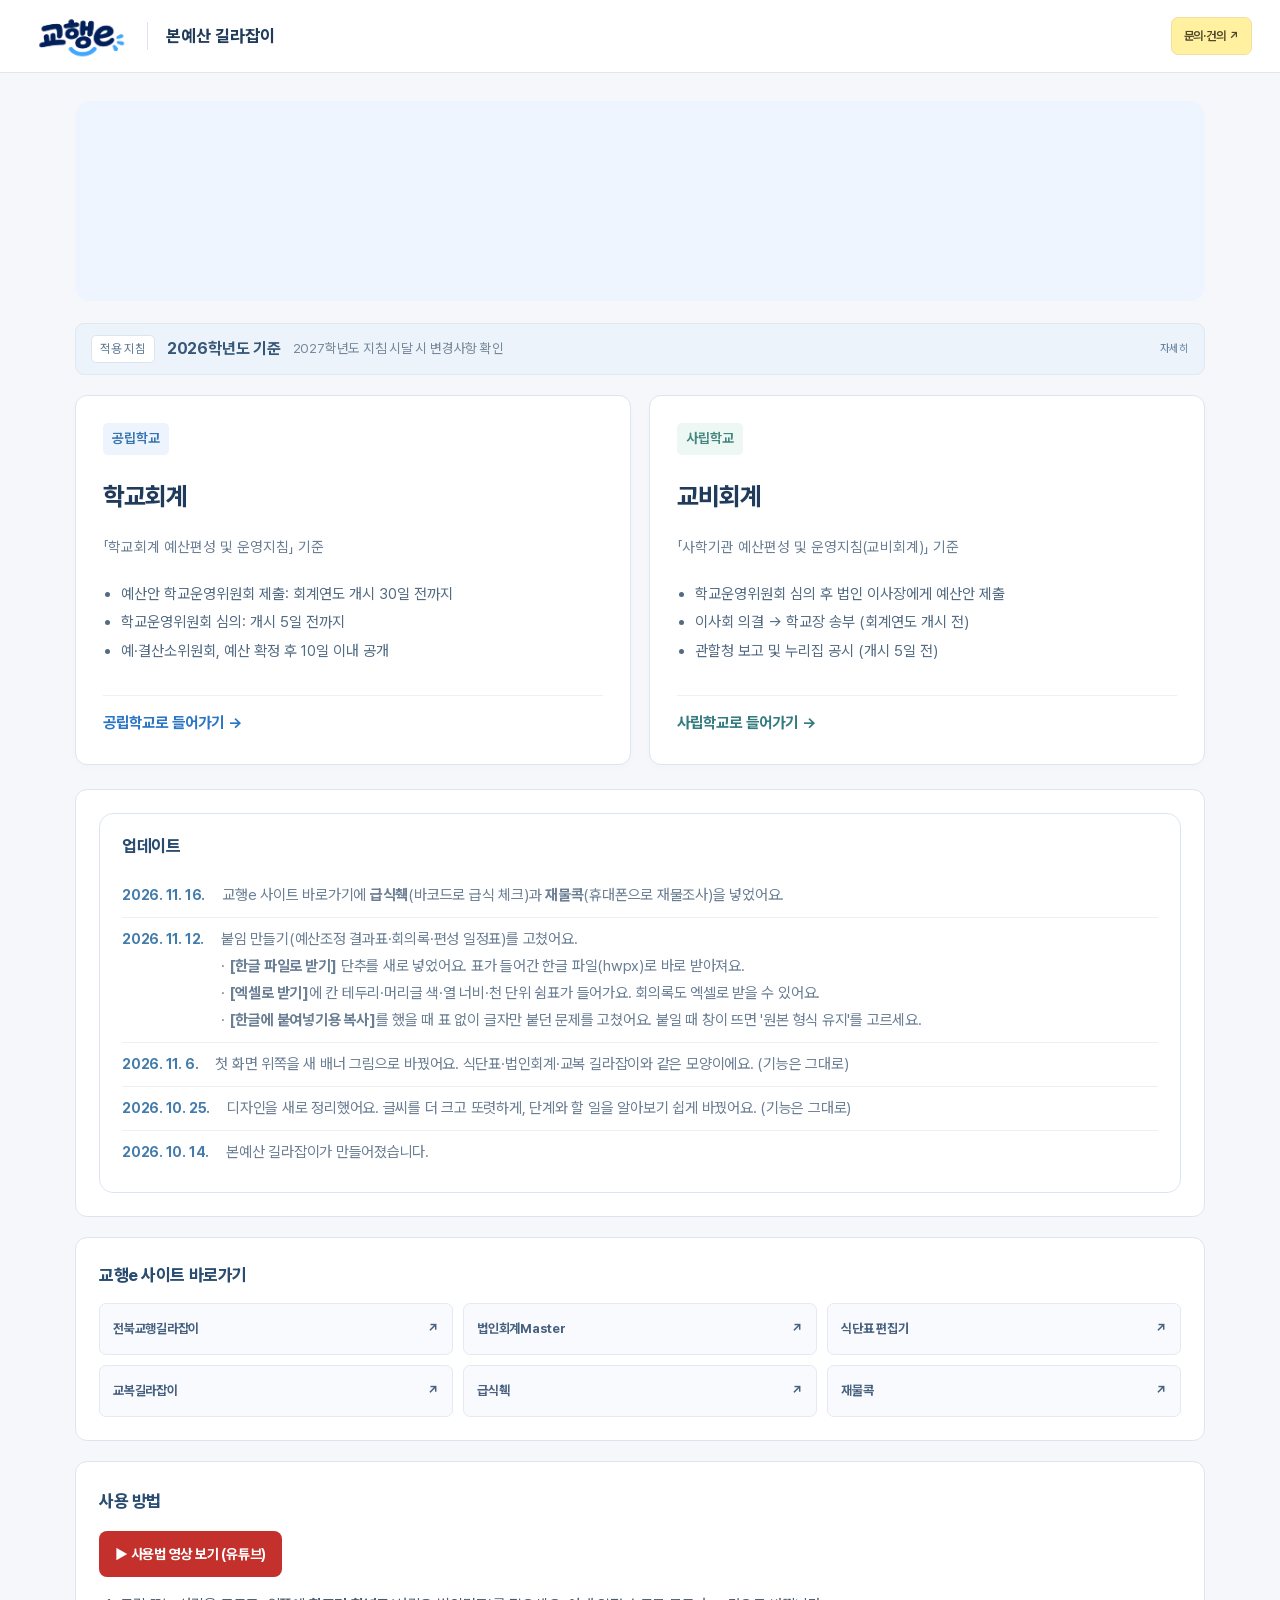
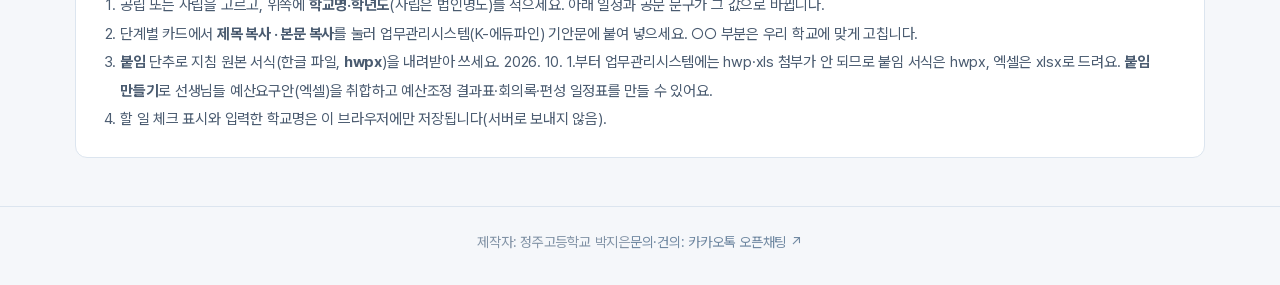
<file: index.html>
<!DOCTYPE html>
<html lang="ko">
<head>
<meta charset="UTF-8">
<meta name="viewport" content="width=device-width, initial-scale=1">
<title>교행e의 본예산 길라잡이</title>
<link rel="icon" type="image/png" sizes="32x32" href="[data-uri]"><!-- 탭 아이콘: 들고 있는 물건(본예산길라잡이_탭.png) / 홈 화면은 아래 SD 그림 -->
<link rel="apple-touch-icon" href="[data-uri]">
<style>
:root{
  --navy:#1e3a5f; --navy-2:#2b4c76; --blue:#2775ce; --blue-soft:#eaf3ff;
  --ink:#1f2d3d; --ink-2:#4a5b70; --muted:#6b7c90; --line:#d6e0ec; --line-soft:#e8eef5;
  --bg:#f3f7fc; --card:#fff; --green:#1f7a52; --green-soft:#e6f4ec; --red:#c2473b; --red-soft:#fbecea;
  --pri:#6a3fb5; --pri-soft:#f1ebfb;
}
*{box-sizing:border-box}
html{-webkit-text-size-adjust:100%}
body{margin:0;background:var(--bg);color:var(--ink);font:15px/1.65 "Pretendard","Malgun Gothic","맑은 고딕",system-ui,sans-serif;word-break:keep-all;overflow-wrap:anywhere}
button,input,select,textarea{font:inherit;color:inherit}
a{color:var(--blue)}
:focus-visible{outline:2px solid var(--blue);outline-offset:2px}
[hidden]{display:none!important}

/* 상단 */
.top{background:var(--navy);color:#fff}
.top-in{max-width:1080px;margin:0 auto;padding:14px 20px;display:flex;align-items:center;gap:12px;flex-wrap:wrap}
.brand{display:flex;align-items:center;gap:10px;background:none;border:0;color:#fff;cursor:pointer;padding:0;font-weight:800;font-size:18px}
.brand .e{color:#7fb6ff}
.top .ver{margin-left:auto;font-size:13px;opacity:.85}
.top .switch{border:1px solid rgba(255,255,255,.4);background:transparent;color:#fff;border-radius:999px;padding:5px 14px;cursor:pointer;font-size:13.5px}
.top .switch:hover{background:rgba(255,255,255,.12)}

main{max-width:1080px;margin:0 auto;padding:24px 20px 40px}

/* 첫 화면 */
.hero{text-align:center;padding:26px 0 8px}
.hero h1{margin:0 0 8px;font-size:30px;line-height:1.3;color:var(--navy)}
.hero p{margin:0;color:var(--ink-2);font-size:16px}
.pick{display:grid;grid-template-columns:repeat(2,minmax(0,1fr));gap:20px;margin:28px 0 18px}
.pickcard{display:flex;flex-direction:column;gap:10px;text-align:left;background:var(--card);border:2px solid var(--line);border-radius:16px;padding:26px 26px 24px;cursor:pointer;box-shadow:0 6px 20px -14px rgba(30,58,95,.5);transition:border-color .15s,transform .15s}
.pickcard:hover{border-color:var(--blue);transform:translateY(-2px)}
.pickcard .tag{align-self:flex-start;font-size:13px;font-weight:700;padding:3px 12px;border-radius:999px;background:var(--blue-soft);color:var(--blue)}
.pickcard.pri .tag{background:var(--pri-soft);color:var(--pri)}
.pickcard.pri:hover{border-color:var(--pri)}
.pickcard h2{margin:0;font-size:24px;color:var(--navy)}
.pickcard p{margin:0;color:var(--ink-2)}
.pickcard ul{margin:4px 0 0;padding-left:18px;color:var(--ink-2);font-size:14px}
.pickcard .go{margin-top:6px;font-weight:700;color:var(--blue)}
.pickcard.pri .go{color:var(--pri)}
.howto{background:var(--card);border:1px solid var(--line);border-radius:14px;padding:18px 22px}
.howto h3{margin:0 0 8px;font-size:17px;color:var(--navy)}
.howto ol{margin:0;padding-left:20px;color:var(--ink-2)}
.news{display:grid;grid-template-columns:minmax(0,1fr) minmax(0,1.3fr);gap:16px;margin-bottom:16px}
.basis-card,.updates{background:var(--card);border:1px solid var(--line);border-radius:14px;padding:18px 22px}
.basis-badge{display:inline-block;padding:3px 10px;border-radius:999px;background:#e8f0fb;color:var(--navy);font-size:12.5px;font-weight:800}
.basis-year{margin:8px 0 6px;font-size:16px;color:var(--ink)}
.basis-year b{font-size:22px;color:var(--navy);margin-right:4px}
.basis-list{margin:0;padding-left:18px;color:var(--ink-2);font-size:14px;line-height:1.85}
.basis-note{margin:8px 0 0;font-size:13px;color:var(--muted)}
.updates h3{margin:0 0 8px;font-size:17px;color:var(--navy)}
.updates ul{list-style:none;margin:0;padding:0}
.updates li{display:flex;gap:12px;padding:8px 0;border-top:1px solid var(--line-soft);font-size:14px;color:var(--ink-2);line-height:1.6}
.updates li:first-child{border-top:0}
.updates time{flex:0 0 auto;font-weight:700;color:var(--navy);font-size:13px;padding-top:1px}
@media (max-width:760px){.news{grid-template-columns:1fr}.updates li{flex-direction:column;gap:2px}}
.sites{background:var(--card);border:1px solid var(--line);border-radius:14px;padding:18px 22px;margin-bottom:16px}
.sites h3{margin:0 0 12px;font-size:17px;color:var(--navy)}
.sites>div{display:grid;grid-template-columns:repeat(3,minmax(0,1fr));gap:10px}
.sites a{display:flex;align-items:center;justify-content:space-between;gap:8px;min-height:52px;padding:10px 16px;border:1px solid #c9d8ea;border-radius:10px;background:#f7faff;color:var(--navy);font-weight:700;font-size:15.5px;text-decoration:none}
.sites a:hover{border-color:var(--blue);background:#eef4fd}
@media (max-width:760px){.sites>div{grid-template-columns:repeat(2,minmax(0,1fr))}}
@media print{.sites{display:none}}
.howto .basis{margin:10px 0 0;font-size:13.5px;color:var(--muted)}

/* 안쪽 화면 */
.vhead{display:flex;align-items:flex-end;justify-content:space-between;gap:12px;flex-wrap:wrap;margin-bottom:16px}
.vhead h1{margin:0;font-size:26px;color:var(--navy);line-height:1.3}
.vhead h1 small{display:block;font-size:14px;font-weight:700;color:var(--blue);margin-bottom:2px}
.v-pri .vhead h1 small{color:var(--pri)}
.vhead p{margin:4px 0 0;color:var(--ink-2)}

.vars{display:flex;flex-wrap:wrap;gap:12px 18px;align-items:flex-end;background:var(--card);border:1px solid var(--line);border-left:5px solid var(--blue);border-radius:12px;padding:16px 18px;margin-bottom:18px}
.v-pri .vars{border-left-color:var(--pri)}
.vars label{display:flex;flex-direction:column;gap:4px;font-size:13.5px;font-weight:700;color:var(--ink-2)}
.vars input{min-height:38px;padding:6px 10px;border:1px solid #c3d2e4;border-radius:8px;background:#fff;font-weight:400;color:var(--ink)}
.vars input[data-v="S"]{width:13em}
.vars input[data-v="C"]{width:13em}
.vars input[data-v="Y"]{width:6.5em}
.vars .dates{flex-basis:100%;display:grid;grid-template-columns:repeat(auto-fill,minmax(170px,1fr));gap:10px 14px;padding-top:12px;border-top:1px dashed #c3d2e4}
.vars .dates-h{grid-column:1/-1;margin:0;font-size:14px;font-weight:800;color:var(--navy)}
.vars .dates-h small{font-weight:400;color:var(--muted);margin-left:6px}
.vars .dates input{width:100%}
.v-pub [data-only="pri"],.v-pri [data-only="pub"]{display:none!important}
.vars .note{flex-basis:100%;margin:0;font-size:13px;color:var(--muted)}
.vars .xlbar{flex-basis:100%;display:flex;flex-wrap:wrap;align-items:center;gap:8px 10px;padding-top:12px;border-top:1px dashed #c3d2e4}
.vars .xlbar b{font-size:14px;color:var(--navy);margin-right:4px}
.vars .xlbar button,.vars .xlbar .xlup{display:inline-flex;align-items:center;min-height:38px;padding:0 14px;border:1px solid #1d6f42;border-radius:8px;background:#fff;color:#1d6f42;font:inherit;font-size:14px;font-weight:700;cursor:pointer}
.vars .xlbar .xlup{background:#1d6f42;color:#fff;flex-direction:row}
.vars .xlbar button:hover{background:#eef7f1}.vars .xlbar .xlup:hover{background:#185c37}
.vars .xlbar small{font-size:12.5px;color:var(--muted)}
@media print{.vars .xlbar{display:none}}

.sched{background:var(--card);border:1px solid var(--line);border-radius:14px;padding:16px 18px;margin-bottom:22px}
.sched h2{margin:0 0 10px;font-size:18px;color:var(--navy)}
.sched table{width:100%;border-collapse:collapse;font-size:14.5px}
.sched th,.sched td{border-bottom:1px solid var(--line-soft);padding:9px 8px;text-align:left;vertical-align:top}
.sched th{background:#f5f8fc;color:var(--ink-2);font-size:13.5px}
.sched td.no{width:3em;color:var(--muted);font-weight:700}
.sched td.when{white-space:nowrap;font-weight:700;color:var(--navy)}
.sched td.law{font-size:13px;color:var(--muted)}
.sched tr.must td.when{color:var(--red)}
.sched .jump{border:0;background:none;padding:0;color:var(--ink);cursor:pointer;text-align:left;text-decoration:underline;text-decoration-color:#b9c9dc;text-underline-offset:3px}
.sched .jump:hover{color:var(--blue)}

.steps{display:flex;flex-direction:column;gap:18px}
.step{background:var(--card);border:1px solid var(--line);border-radius:14px;overflow:hidden;scroll-margin-top:14px}
.step-head{display:flex;gap:14px;align-items:flex-start;padding:16px 20px;border-bottom:1px solid var(--line-soft);background:#fafcff}
.step-no{flex:none;width:36px;height:36px;border-radius:50%;display:grid;place-items:center;background:var(--navy);color:#fff;font-weight:800}
.v-pri .step-no{background:var(--pri)}
.step-head h3{margin:0;font-size:19px;color:var(--navy);line-height:1.4}
.step-meta{display:flex;flex-wrap:wrap;gap:6px 14px;margin-top:4px;font-size:13.5px;color:var(--ink-2)}
.step-meta .when{font-weight:700;color:var(--red)}
.step-meta .who{color:var(--green);font-weight:700}
.step-body{padding:16px 20px 20px;display:flex;flex-direction:column;gap:14px}
.todo{margin:0;padding:0;list-style:none;display:flex;flex-direction:column;gap:6px}
.todo label{display:flex;gap:8px;align-items:flex-start;cursor:pointer}
.todo input{margin-top:5px;width:17px;height:17px;accent-color:var(--green);flex:none}
.todo input:checked+span{color:var(--muted);text-decoration:line-through}
.law-box{font-size:13.5px;color:var(--ink-2);background:#f5f8fc;border-radius:8px;padding:9px 12px}
.law-box b{color:var(--navy)}

.doc{border:1px solid #cfdcec;border-radius:12px;overflow:hidden}
.doc-top{display:flex;align-items:center;gap:8px;flex-wrap:wrap;padding:10px 14px;background:var(--blue-soft);border-bottom:1px solid #cfdcec}
.v-pri .doc-top{background:var(--pri-soft)}
.doc-kind{font-size:12.5px;font-weight:800;padding:2px 9px;border-radius:6px;background:var(--navy);color:#fff}
.doc-kind.out{background:var(--green)}
.doc-kind.memo{background:#8a6d1f}
.doc-label{font-weight:700;color:var(--navy)}
.doc-btns{margin-left:auto;display:flex;gap:6px;flex-wrap:wrap}
.cbtn{border:1px solid #b9cbe2;background:#fff;border-radius:7px;padding:5px 12px;cursor:pointer;font-size:13.5px;font-weight:600;color:var(--navy)}
.cbtn:hover{border-color:var(--blue);color:var(--blue)}
.cbtn.done{background:var(--green);border-color:var(--green);color:#fff}
.doc-title{margin:0;padding:12px 16px 4px;font-weight:800;font-size:16px;color:var(--ink)}
.doc-title::before{content:"제목  ";color:var(--muted);font-weight:600;font-size:13.5px}
.doc-body{margin:0;padding:6px 16px 14px;white-space:pre-wrap;font:14.5px/1.85 "Malgun Gothic","맑은 고딕",sans-serif;color:var(--ink)}
.attach{display:flex;flex-wrap:wrap;gap:8px;padding:10px 14px;border-top:1px dashed #cfdcec;background:#fbfdff}
.attach .lb{font-size:13px;font-weight:700;color:var(--muted);align-self:center}
.attach a{display:inline-flex;align-items:center;gap:6px;border:1px solid #c9d8ea;background:#fff;border-radius:8px;padding:5px 11px;font-size:13.5px;font-weight:600;color:var(--navy);text-decoration:none}
.attach a:hover{border-color:var(--blue);color:var(--blue)}
.ext{font-size:11px;font-weight:800;padding:1px 5px;border-radius:4px;background:#2b6cb0;color:#fff}
.attach .self{font-size:13px;color:var(--muted)}
.tip{font-size:13.5px;color:#7a5a12;background:#fff7e3;border-radius:8px;padding:9px 12px}

.backbar{display:flex;justify-content:center;margin:26px 0 0}
.backbar button{border:1px solid var(--line);background:#fff;border-radius:999px;padding:9px 22px;cursor:pointer;font-weight:700;color:var(--navy)}

footer.credit{max-width:1080px;margin:0 auto;padding:22px 20px 34px;text-align:center;font-size:13.5px;color:var(--muted);border-top:1px solid var(--line);line-height:1.9}
footer.credit b{color:var(--ink)}

.toast{position:fixed;left:50%;bottom:22px;transform:translateX(-50%);background:#1b2a3c;color:#fff;border-radius:9px;padding:9px 16px;font-size:14px;z-index:20;box-shadow:0 8px 24px -10px rgba(0,0,0,.5)}

@media (max-width:760px){
  .pick{grid-template-columns:1fr}
  .hero h1{font-size:24px}
  .sched td.law{display:none}
  .sched th.law{display:none}
  .step-head,.step-body{padding-left:14px;padding-right:14px}
  .doc-btns{margin-left:0}
}
/* 붙임 만들기 */
.attach.make{background:#f4fbf6}
.attach.make button{display:inline-flex;align-items:center;gap:6px;border:1px solid #9cc9ab;background:#fff;border-radius:8px;padding:5px 11px;font:inherit;font-size:13.5px;font-weight:700;color:#1d6f42;cursor:pointer}
.attach.make button::before{content:"만들기";font-size:11px;font-weight:800;background:#1d6f42;color:#fff;border-radius:4px;padding:1px 5px}
.attach.make button[data-make="reqForm"]::before{content:"엑셀"}
.attach.make button:hover{border-color:#1d6f42;background:#eef7f1}
body.mk-open{overflow:hidden}
#maker{position:fixed;inset:0;z-index:1000;background:rgba(15,28,45,.55);display:flex;align-items:flex-start;justify-content:center;padding:24px 16px;overflow:auto}
#maker[hidden]{display:none}
.mk-box{background:#fff;border-radius:16px;width:100%;max-width:1180px;box-shadow:0 20px 60px -20px rgba(0,0,0,.5);overflow:hidden}
.mk-head{display:flex;align-items:center;gap:12px;flex-wrap:wrap;padding:16px 20px;background:var(--navy);color:#fff}
.mk-head h2{margin:0;font-size:19px;color:#fff}
.mk-head .mk-close{margin-left:auto;border:1px solid #ffffff55;background:transparent;color:#fff;border-radius:8px;padding:6px 12px;font:inherit;cursor:pointer}
.mk-tabs{display:flex;flex-wrap:wrap;gap:6px;padding:12px 20px 0;border-bottom:1px solid var(--line)}
.mk-tabs button{border:1px solid var(--line);border-bottom:0;background:#f5f8fc;border-radius:8px 8px 0 0;padding:8px 14px;font:inherit;font-size:14px;color:var(--ink-2);cursor:pointer}
.mk-tabs button.on{background:#fff;color:var(--navy);font-weight:800;box-shadow:0 2px 0 #fff}
.mk-main{display:grid;grid-template-columns:minmax(0,1fr) minmax(0,1.15fr);gap:20px;padding:18px 20px 22px}
.mk-edit{font-size:14px;color:var(--ink-2)}
.mk-edit table{width:100%;border-collapse:collapse;font-size:13.5px}
.mk-edit th,.mk-edit td{border-bottom:1px solid var(--line-soft);padding:6px 5px;text-align:left}
.mk-edit th{background:#f5f8fc;font-size:12.5px}
.mk-edit td.r,.mk-edit input.r{text-align:right}
.mk-edit td.fn{font-size:12px;color:var(--muted);word-break:break-all}
.mk-edit tr.sum td{font-weight:800;color:var(--navy)}
.mk-grid input{width:100%;min-width:0;border:1px solid #c3d2e4;border-radius:6px;padding:5px 7px;font:inherit;font-size:13.5px}
.mk-grid input[readonly]{background:#f5f8fc;border-color:transparent}
.mk-steps{margin:0 0 14px;padding-left:20px;line-height:2.4}
.mk-b{display:inline-flex;align-items:center;border:1px solid #1d6f42;background:#fff;color:#1d6f42;border-radius:8px;padding:5px 12px;font:inherit;font-size:13.5px;font-weight:700;cursor:pointer}
.mk-b.fill{background:#1d6f42;color:#fff}
.mk-x{border:1px solid #e3b4b4;background:#fff;color:#b23b3b;border-radius:6px;padding:3px 9px;font:inherit;font-size:12.5px;cursor:pointer}
.mk-help{font-size:13px;color:var(--muted)}
.mk-warn{color:#b26a00;font-size:11.5px}
/* 처음 쓰는 사람도 보이게: 설정·일정 펼치기 제목 크게 */
#view .budget-school-details,#view .budget-schedule-details{margin-bottom:12px}
#view .budget-school-details>summary,#view .budget-schedule-details>summary{display:flex;align-items:center;gap:10px;width:auto!important;padding:14px 18px!important;font-size:17px!important;font-weight:800!important;color:var(--navy)!important;background:#fff;border:1px solid var(--line);border-left:5px solid var(--blue);border-radius:12px;list-style:none}
#view .v-pri .budget-school-details>summary,#view.v-pri .budget-school-details>summary,#view.v-pri .budget-schedule-details>summary{border-left-color:var(--pri)}
#view .budget-school-details>summary::-webkit-details-marker,#view .budget-schedule-details>summary::-webkit-details-marker{display:none}
#view .budget-school-details>summary::after,#view .budget-schedule-details>summary::after{content:"펼치기 ▾";margin-left:auto;white-space:nowrap;font-size:13px;font-weight:700;color:var(--muted)}
#view .budget-school-details[open]>summary::after,#view .budget-schedule-details[open]>summary::after{content:"접기 ▴"}
#view .sched h2{font-size:19px}
#view .sched table{font-size:15.5px}
#view .sched th{font-size:14.5px}
@media (max-width:760px){#view .budget-school-details>summary,#view .budget-schedule-details>summary{font-size:15.5px!important;padding:12px 14px!important}}
.mk-drop{display:flex;flex-direction:column;align-items:center;justify-content:center;gap:4px;min-height:96px;margin:10px 0;padding:16px;border:2px dashed #9cc9ab;border-radius:12px;background:#f4fbf6;color:#1d6f42;font-size:14px;text-align:center;cursor:pointer;transition:background .15s,border-color .15s}
.mk-drop small{color:var(--muted);font-size:12.5px}
.mk-drop:hover{background:#eaf6ee}
label.hot,.mk-drop.hot{background:#dff2e6!important;border-color:#1d6f42!important;outline:3px solid #1d6f4233}
.mk-sec{border:1px solid var(--line);border-radius:12px;padding:14px 16px;margin-bottom:14px;background:#fbfdff}
.mk-sec h4{margin:0 0 6px;font-size:15.5px;color:var(--navy)}
.mk-sec p{margin:8px 0}
.mk-lab{display:flex;flex-direction:column;gap:4px;font-size:13px;font-weight:700;margin:8px 0}
.mk-lab input{border:1px solid #c3d2e4;border-radius:8px;padding:7px 9px;font:inherit;font-size:14px;font-weight:400}
.mk-bizbar{display:flex;align-items:center;gap:8px;flex-wrap:wrap;margin:6px 0;font-size:13.5px;color:var(--navy)}
.mk-biz{max-height:220px;overflow:auto;border:1px solid var(--line);border-radius:8px;background:#fff;padding:6px 10px;display:grid;grid-template-columns:repeat(auto-fill,minmax(170px,1fr));gap:2px 10px;font-size:13px}
.mk-biz small{color:var(--muted)}
.mk-stats{display:grid;grid-template-columns:repeat(5,minmax(0,1fr));gap:6px;margin:10px 0}
.mk-stats div{background:#fff;border:1px solid var(--line);border-radius:8px;padding:6px 8px}
.mk-stats small{display:block;font-size:11.5px;color:var(--muted)}
.mk-stats b{font-size:14px;color:var(--navy)}
.mk-warnlist{margin:6px 0;padding:8px 12px 8px 26px;background:#fdf4de;border-radius:8px;font-size:13px}
.mk-view{display:flex;gap:6px;flex-wrap:wrap}
.mk-view button{border:1px solid var(--line);background:#fff;border-radius:999px;padding:4px 12px;font:inherit;font-size:13px;cursor:pointer;color:var(--ink-2)}
.mk-view button.on{background:var(--navy);color:#fff;border-color:var(--navy)}
@media (max-width:860px){.mk-stats{grid-template-columns:repeat(3,minmax(0,1fr))}}
.mk-empty{padding:14px;background:#f5f8fc;border-radius:10px;color:var(--ink-2)}
.mk-form{display:grid;gap:10px}
.mk-form label{display:flex;flex-direction:column;gap:4px;font-weight:700;font-size:13.5px}
.mk-form small{font-weight:400;color:var(--muted)}
.mk-form input,.mk-form textarea{border:1px solid #c3d2e4;border-radius:8px;padding:7px 9px;font:inherit;font-size:14px;font-weight:400;resize:vertical}
.mk-out{display:flex;flex-direction:column;gap:10px}
.mk-tools{display:flex;flex-wrap:wrap;gap:8px}
.mk-tools button{border:1px solid var(--navy);background:#fff;color:var(--navy);border-radius:8px;padding:7px 13px;font:inherit;font-size:14px;font-weight:700;cursor:pointer}
.mk-tools button.main{background:var(--navy);color:#fff}
.mk-tools #mkXl{border-color:#1d6f42;color:#1d6f42}
.mk-tools #mkHwp{border-color:#1f5fa8;color:#1f5fa8}
.mk-paper{border:1px solid #d5deea;border-radius:6px;background:#fff;padding:28px 30px;box-shadow:0 6px 18px -12px rgba(30,58,95,.45);color:#000;overflow-x:auto}
@media (max-width:860px){.mk-main{grid-template-columns:1fr}.mk-paper{padding:18px 14px}}
@media print{
  body.mk-printing>*:not(#maker){display:none!important}
  body.mk-printing #maker{position:static;display:block!important;background:none;padding:0;overflow:visible}
  body.mk-printing .mk-box{box-shadow:none;max-width:none;border-radius:0}
  body.mk-printing .mk-head,body.mk-printing .mk-tabs,body.mk-printing .mk-edit,body.mk-printing .mk-tools,body.mk-printing .mk-viewbar{display:none!important}
  body.mk-printing .mk-main{display:block;padding:0}
  body.mk-printing .mk-paper{border:0;box-shadow:none;padding:0}
  @page{size:A4;margin:18mm 16mm}
}
@media print{
  .top,.vars,.backbar,.doc-btns,.toast,.pick,.howto .basis{display:none!important}
  body{background:#fff}
  .step,.sched,.doc{break-inside:avoid;box-shadow:none}
}
</style>
<link rel="stylesheet" href="design/dashboard.css?v=20261116-links1">
<style id="readable">
/* 읽기 쉽게: 처음 쓰는 사람도 편하도록 글씨 크기만 키움 (모양·색은 design/ 그대로) */
@media screen{
  body{font-size:16px}
  .top .ver{font-size:14.5px!important}.top .switch{font-size:15px!important}
  .vhead h1 small{font-size:15px!important}.vhead p{font-size:15.5px!important}
  .budget-guideline-label{font-size:12.5px!important}.budget-guideline-note{font-size:13.5px!important}.budget-guideline strong{font-size:16px!important}
  .budget-guideline>.basis,.budget-guideline .basis-list{font-size:14.5px!important}.basis-note{font-size:14px!important}
  .pickcard .tag{font-size:14px!important}.pickcard p{font-size:14.5px!important}.pickcard li{font-size:15px!important}.pickcard .go{font-size:15.5px!important}
  #home .howto ol,.howto li{font-size:15px!important}.updates li span{font-size:15px}.updates time{font-size:14px!important}
  .vars label,.vars .dates label{font-size:14.5px!important}.vars .note,.vars .xlbar small,.vars .dates-h small{font-size:13.5px!important}.vars .dates-h{font-size:15.5px!important}
  .vars input{font-size:15px!important}.vars .xlbar b,.vars .xlbar button,.vars .xlbar .xlup{font-size:15px!important}
  .sched td.law{font-size:14.5px!important}
  .budget-rail-title{font-size:18px!important}.budget-rail-copy b{font-size:15px!important}
  .budget-rail-number{font-size:12px!important;width:28px!important;height:28px!important}
  .step-head h3{font-size:24px!important}.step-meta,.step-meta .when,.step-meta .who{font-size:14.5px!important}
  .budget-task-column>h4,.budget-doc-column>h4{font-size:20px!important}
  .todo li,.todo li span{font-size:16px!important}
  .budget-law>summary{font-size:15px!important}.law-box{font-size:15px!important;line-height:1.85}
  .budget-task-note{font-size:13.5px!important}
  .doc-kind{font-size:12.5px!important}.doc-label{font-size:15px!important}.cbtn{font-size:15px!important}
  .doc-title{font-size:17px!important}.doc-body{font-size:15.5px!important}
  .budget-doc-tabs button{font-size:14px!important}
  .attach .lb{font-size:13.5px!important}.attach a{font-size:14px!important}.attach .ext{font-size:12px!important}.attach .self{font-size:14px!important}
  .attach.make button{font-size:14.5px!important}
  footer.credit,footer.credit div,footer.credit a,footer.credit b{font-size:14px!important}
  .mk-head h2{font-size:21px}.mk-tabs button{font-size:15px}.mk-edit{font-size:15px}.mk-help{font-size:14px}
  .mk-drop{font-size:15.5px}.mk-drop small{font-size:13.5px}.mk-tools button{font-size:15px}.mk-sec h4{font-size:17px}
  .mk-edit table{font-size:14.5px}.mk-edit th{font-size:13.5px}.mk-b,.mk-x{font-size:14.5px}.mk-biz{font-size:14px}
  .mk-form label{font-size:14.5px}.mk-form input,.mk-form textarea{font-size:15px}
  .toast{font-size:15px!important}
}
</style>
</head>
<body>

<header class="top">
  <div class="top-in">
    <button class="brand" type="button" data-home><span>교행<span class="e">e</span>의 본예산 길라잡이</span></button>
    <span class="ver" id="verName"></span>
    <button class="switch" type="button" data-home id="switchBtn" hidden>홈</button>
  </div>
</header>

<main>
  <!-- 첫 화면: 공립 / 사립 고르기 -->
  <section id="home">
    <div class="hero">
      <h1>본예산 편성, 절차마다 내부결재까지</h1>
      <p>우리 학교에 맞는 쪽을 고르면 편성 일정과 단계별 내부결재 제목·본문, 붙임 한글 서식이 나옵니다.</p>
    </div>
    <div class="pick">
      <button class="pickcard" type="button" data-go="pub">
        <span class="tag">공립학교</span>
        <h2>학교회계</h2>
        <p>「학교회계 예산편성 및 운영지침」 기준</p>
        <ul>
          <li>예산안 학교운영위원회 제출: 회계연도 개시 30일 전까지</li>
          <li>학교운영위원회 심의: 개시 5일 전까지</li>
          <li>예·결산소위원회, 예산 확정 후 10일 이내 공개</li>
        </ul>
        <span class="go">공립학교로 들어가기 →</span>
      </button>
      <button class="pickcard pri" type="button" data-go="pri">
        <span class="tag">사립학교</span>
        <h2>교비회계</h2>
        <p>「사학기관 예산편성 및 운영지침(교비회계)」 기준</p>
        <ul>
          <li>학교운영위원회 심의 후 법인 이사장에게 예산안 제출</li>
          <li>이사회 의결 → 학교장 송부 (회계연도 개시 전)</li>
          <li>관할청 보고 및 누리집 공시 (개시 5일 전)</li>
        </ul>
        <span class="go">사립학교로 들어가기 →</span>
      </button>
    </div>
    <div class="news">
      <div class="basis-card">
        <span class="basis-badge">적용 지침</span>
        <p class="basis-year"><b>2026학년도</b> 전북교육청 지침 기준</p>
        <ul class="basis-list">
          <li>공립: 학교회계 예산편성 및 운영지침</li>
          <li>사립: 사학기관 예산편성 및 운영지침(교비회계)</li>
          <li>법정 기한: 「초·중등교육법」 제30조의3 (법제처 확인)</li>
        </ul>
        <p class="basis-note">2027학년도 지침이 나오면 기한·서식을 다시 맞춰 올립니다.</p>
      </div>
      <div class="updates">
        <h3>업데이트</h3>
        <ul>
          <li><time>2026. 11. 16.</time><span>교행e 사이트 바로가기에 <b>급식췍</b>(바코드로 급식 체크)과 <b>재물콕</b>(휴대폰으로 재물조사)을 넣었어요.</span></li>
          <li><time>2026. 11. 12.</time><span>붙임 만들기(예산조정 결과표·회의록·편성 일정표)를 고쳤어요.<br>· <b>[한글 파일로 받기]</b> 단추를 새로 넣었어요. 표가 들어간 한글 파일(hwpx)로 바로 받아져요.<br>· <b>[엑셀로 받기]</b>에 칸 테두리·머리글 색·열 너비·천 단위 쉼표가 들어가요. 회의록도 엑셀로 받을 수 있어요.<br>· <b>[한글에 붙여넣기용 복사]</b>를 했을 때 표 없이 글자만 붙던 문제를 고쳤어요. 붙일 때 창이 뜨면 '원본 형식 유지'를 고르세요.</span></li>
          <li><time>2026. 11. 6.</time><span>첫 화면 위쪽을 새 배너 그림으로 바꿨어요. 식단표·법인회계·교복 길라잡이와 같은 모양이에요. (기능은 그대로)</span></li>
          <li><time>2026. 10. 25.</time><span>디자인을 새로 정리했어요. 글씨를 더 크고 또렷하게, 단계와 할 일을 알아보기 쉽게 바꿨어요. (기능은 그대로)</span></li>
          <li><time>2026. 10. 14.</time><span>본예산 길라잡이가 만들어졌습니다.</span></li>
        </ul>
      </div>
    </div>
    <section class="sites">
      <h3>교행e 사이트 바로가기</h3>
      <div>
        <a href="https://jeonbuk-gyohaeng.pages.dev/" target="_blank" rel="noopener"><span>전북교행길라잡이</span><span aria-hidden="true">↗</span></a>
        <a href="https://law.lynqook.workers.dev/" target="_blank" rel="noopener"><span>법인회계Master</span><span aria-hidden="true">↗</span></a>
        <a href="https://lynqook-gif.github.io/food/" target="_blank" rel="noopener"><span>식단표 편집기</span><span aria-hidden="true">↗</span></a>
        <a href="https://gyobok-guide.lynqook.workers.dev/" target="_blank" rel="noopener"><span>교복길라잡이</span><span aria-hidden="true">↗</span></a>
        <a href="https://lynqook-gif.github.io/meal-check/" target="_blank" rel="noopener"><span>급식췍</span><span aria-hidden="true">↗</span></a>
        <a href="https://jaemul.lynqook.workers.dev/" target="_blank" rel="noopener"><span>재물콕</span><span aria-hidden="true">↗</span></a>
      </div>
    </section>
    <div class="howto">
      <h3>사용 방법</h3>
      <p><a class="howto-video" href="https://youtu.be/iNwpc6ux4eA" target="_blank" rel="noopener" style="display:inline-flex;align-items:center;gap:8px;padding:10px 16px;border-radius:8px;background:#c4302b;color:#fff;font-weight:700;text-decoration:none;">▶ 사용법 영상 보기 (유튜브)</a></p>
      <ol>
        <li>공립 또는 사립을 고르고, 위쪽에 <b>학교명·학년도</b>(사립은 법인명도)를 적으세요. 아래 일정과 공문 문구가 그 값으로 바뀝니다.</li>
        <li>단계별 카드에서 <b>제목 복사 · 본문 복사</b>를 눌러 업무관리시스템(K-에듀파인) 기안문에 붙여 넣으세요. ○○ 부분은 우리 학교에 맞게 고칩니다.</li>
        <li><b>붙임</b> 단추로 지침 원본 서식(한글 파일, <b>hwpx</b>)을 내려받아 쓰세요. 2026. 10. 1.부터 업무관리시스템에는 hwp·xls 첨부가 안 되므로 붙임 서식은 hwpx, 엑셀은 xlsx로 드려요. <b>붙임 만들기</b>로 선생님들 예산요구안(엑셀)을 취합하고 예산조정 결과표·회의록·편성 일정표를 만들 수 있어요.</li>
        <li>할 일 체크 표시와 입력한 학교명은 이 브라우저에만 저장됩니다(서버로 보내지 않음).</li>
      </ol>
    </div>
  </section>

  <!-- 안쪽 화면 -->
  <section id="view" hidden>
    <div class="vhead">
      <div>
        <h1><small id="vTag"></small><span id="vTitle"></span></h1>
        <p id="vDesc"></p>
      </div>
    </div>
    <div class="vars" id="vars">
      <label>학교명<input type="text" data-v="S" placeholder="예: ○○고등학교" autocomplete="off"></label>
      <label id="corpField">법인명<input type="text" data-v="C" placeholder="예: 학교법인 ○○학원" autocomplete="off"></label>
      <label>학년도<input type="number" data-v="Y" min="2026" max="2040" step="1"></label>
      <div class="dates">
        <p class="dates-h">공문 속 날짜·장소 <small>비워 두면 ○○로 나와요</small></p>
        <label>지침 공문 번호<input type="text" data-v="gno" placeholder="예: 12345" autocomplete="off"></label>
        <label>지침 공문 날짜<input type="date" data-v="gdate"></label>
        <label>사전교육 날짜<input type="date" data-v="edu"></label>
        <label>사전교육 시각<input type="time" data-v="eduT"></label>
        <label>사전교육 장소<input type="text" data-v="eduP" placeholder="예: 시청각실" autocomplete="off"></label>
        <label>의견수렴 시작<input type="date" data-v="op"></label>
        <label>의견수렴 끝<input type="date" data-v="opE"></label>
        <label>예산요구서 제출 기한<input type="date" data-v="req"></label>
        <label>교부계획 공문 번호<input type="text" data-v="ano" placeholder="예: 23456" autocomplete="off"></label>
        <label>교부계획 공문 날짜<input type="date" data-v="alloc"></label>
        <label>조정위원회 날짜<input type="date" data-v="adj"></label>
        <label>조정위원회 시각<input type="time" data-v="adjT"></label>
        <label>조정위원회 장소<input type="text" data-v="adjP" placeholder="예: 교장실" autocomplete="off"></label>
        <label data-only="pub">예·결산소위원회 날짜<input type="date" data-v="sub"></label>
        <label>학운위 회차<input type="text" data-v="comNo" placeholder="예: 85" autocomplete="off"></label>
        <label>학운위 심의 날짜<input type="date" data-v="com"></label>
        <label data-only="pri">이사회 의결 날짜<input type="date" data-v="brd"></label>
        <label><span><span data-only="pub">예산 공개 날짜</span><span data-only="pri">누리집 공시 날짜</span></span><input type="date" data-v="pubd"></label>
      </div>
      <div class="xlbar">
        <b>엑셀로 한 번에 넣기</b>
        <button type="button" id="xlDown">① 엑셀 양식 내려받기</button>
        <label class="xlup">② 채운 엑셀 올리기 · 끌어 놓기<input type="file" id="xlUp" accept=".xlsx,.xls" hidden></label>
        <small>양식의 '입력값' 칸만 채워서 올리면 위 칸이 한꺼번에 채워져요. 파일은 서버로 보내지 않아요.</small>
      </div>
      <p class="note">비워 두면 ○○로 나옵니다. 학년도를 바꾸면 일정 날짜와 공문 속 연도가 함께 바뀝니다. 입력값은 이 브라우저에만 저장돼요.</p>
    </div>
    <div class="sched">
      <h2>단계별로 언제까지 해야 하나요?</h2>
      <table>
        <thead><tr><th>순서</th><th>할 일 (누르면 그 단계로 가요)</th><th>언제까지</th><th class="law">근거 (법령·지침)</th></tr></thead>
        <tbody id="schedBody"></tbody>
      </table>
    </div>
    <div class="steps" id="steps"></div>
  </section>
</main>

<footer class="credit">
  <div>제작자: <b>정주고등학교 박지은</b></div>
  <div>문의: <a href="mailto:ican6363@naver.com">ican6363@naver.com</a></div>
  <div><a href="https://open.kakao.com/o/g4Tap2Ri" target="_blank" rel="noopener">카카오 오픈채팅 문의 ↗</a></div>
</footer>
<div id="maker" hidden>
  <div class="mk-box" role="dialog" aria-modal="true" aria-labelledby="mkTitle">
    <div class="mk-head"><h2 id="mkTitle"></h2><button type="button" class="mk-close" data-mk-close>닫기 ✕</button></div>
    <div class="mk-tabs" id="mkTabs"></div>
    <div class="mk-main">
      <div class="mk-edit" id="mkEdit"></div>
      <div class="mk-out">
        <div class="mk-tools"><button type="button" class="main" id="mkCopy">한글에 붙여넣기용 복사</button><button type="button" id="mkPrint">인쇄 · PDF 저장</button><button type="button" id="mkHwp" title="표가 들어간 한글 파일(hwpx)로 바로 받아요.">한글 파일로 받기</button><button type="button" id="mkXl">엑셀로 받기</button></div>
        <div class="mk-viewbar" id="mkView"></div>
        <div class="mk-paper" id="mkPaper"></div>
      </div>
    </div>
  </div>
</div>
<div class="toast" id="toast" hidden></div>

<script>
(function(){
"use strict";

/* ---------- 저장 (이 브라우저에만) ---------- */
function load(k, d){ try{ var v = localStorage.getItem(k); return v === null ? d : v; }catch(e){ return d; } }
function save(k, v){ try{ localStorage.setItem(k, v); }catch(e){} }

/* ---------- 날짜 ---------- */
var WD = ["일","월","화","수","목","금","토"];
function fmt(d){ return d.getFullYear() + ". " + (d.getMonth()+1) + ". " + d.getDate() + ".(" + WD[d.getDay()] + ")"; }
// 회계연도 개시(Y.3.1.) "n일 전까지" = 개시일에서 n+1일 앞 (지침 예시: 2026.3.1. 30일 전 → 2026.1.29.)
function before(Y, n){ return new Date(Y, 2, 1 - (n + 1)); }
function lastFeb(Y){ return new Date(Y, 2, 0); }

/* ---------- 공통 문구 ---------- */
var FILES = {
  pubLetter: ["files/pub-parent-letter.hwpx", "가정통신문(본예산 편성 의견 참여).hwpx", "가정통신문 — 본예산 편성 의견 참여"],
  pub1: ["files/pub-form1-revenue-request.hwpx", "[서식1] 세입예산요구서.hwpx", "[서식1] 세입예산요구서"],
  pub2: ["files/pub-form2-expense-request.hwpx", "[서식2] 세출예산요구서.hwpx", "[서식2] 세출예산요구서"],
  pub18: ["files/pub-form18-subcommittee-rules.hwpx", "[서식18] 예결산소위원회 규정(안).hwpx", "[서식18] 예·결산소위원회 규정(안)"],
  pub19: ["files/pub-form19-subcommittee-report.hwpx", "[서식19] 예결산소위원회 심사보고서.hwpx", "[서식19] 예·결산소위원회 심사보고서"],
  priLetter: ["files/pri-parent-letter.hwpx", "가정통신문(교비회계 본예산 편성 의견 참여).hwpx", "가정통신문 — 본예산 편성 의견 참여"],
  pri1: ["files/pri-form1-budget-request.hwpx", "[서식1] 세입·세출예산요구서.hwpx", "[서식1] 세입·세출예산요구서"],
  pri35: ["files/pri-form35-checklist.hwpx", "[서식35] 교비회계 예산편성 및 결산 확인사항.hwpx", "[서식35] 예산편성 및 결산 확인사항"]
};

/* 단계 데이터
   {Y}=학년도 {P}=전년도 {S}=학교명 {C}=법인명 {d50}{d30}{d5}{dEnd}=기한
   kind: in(내부결재) out(시행문) memo(교내 안내) */
var VERS = {
pub: {
  tag: "공립학교", title: "학교회계 본예산 편성", acct: "학교회계",
  desc: "편성 계획 수립부터 학교운영위원회 심의, 예산 공개까지 7단계입니다.",
  steps: [
  { t:"본예산 편성 계획 수립 및 교직원 사전교육", when:"{P}. 12월 초", who:"행정실",
    law:"학교장은 지침이 시달되면 교직원에게 학교교육시책 및 예산편성에 필요한 <b>사전교육</b>을 실시합니다. <b>학교회계 규칙 제12조</b>(지침 인용) · 편성 계획과 사전교육은 <b>내부결재</b>로 남깁니다.",
    todo:["편성 일정 확정 (위 '예산 편성 일정 한눈에 보기' 참고)","사전교육 일시·장소 정하기","예산요구서 제출 기한 정하기"],
    docs:[{ kind:"in", label:"편성 계획(내부결재)",
      title:"{Y}학년도 학교회계 본예산 편성 계획",
      body:"1. 관련\n  가. 「초·중등교육법」 제30조의3(학교회계의 운영)\n  나. 전북특별자치도교육청 예산과-[[gno|○○○○]]([[gdate.|{P}. ○○. ○○.]])\n2. {Y}학년도 학교회계 본예산 편성을 위하여 다음과 같이 계획을 수립하고자 합니다.\n  가. 기본 방향\n    1) 학교교육계획과 연계한 사업 중심의 예산 편성\n    2) 학교구성원(학생·학부모·교직원) 의견 수렴 및 반영\n    3) 가용재원 범위 안에서 사업 우선순위에 따른 편성\n  나. 추진 일정\n    1) 교직원 사전교육: [[edu|{P}. 12. ○.(○)]]\n    2) 학교구성원 의견수렴: [[op.|{P}. 12. ○.]] ~ [[opE.|{P}. 12. 31.]]\n    3) 예산요구서 제출: [[req|{P}. 12. ○○.(○)]]까지\n    4) 예산조정위원회 개최: {Y}. 1월 중(전입금 교부계획 통보 후)\n    5) 예산안 학교운영위원회 제출: {d30}까지\n    6) 학교운영위원회 심의: {d5}까지\n    7) 예산 확정 및 공개: 확정 후 10일 이내\n  다. 교직원 사전교육\n    1) 일시/장소: [[edu|{P}. 12. ○.(○)]] [[eduT|○○:○○]] / [[eduP|○○실]]\n    2) 대상: 전 교직원\n    3) 내용: {Y}학년도 학교교육시책 및 예산편성 방향, 예산요구서 작성 방법\n  라. 예산요구서 제출\n    1) 기한: [[req|{P}. 12. ○○.(○)]]까지\n    2) 방법: 부서(담당자)별 세입·세출예산요구서 작성 후 행정실 제출\n\n붙임  1. {Y}학년도 본예산 편성 일정표 1부.\n      2. 세입·세출예산요구서 서식 각 1부.  끝.",
      attach:["pub1","pub2"], make:["sched"] }] },
  { t:"학교구성원 의견수렴", when:"{P}. 12월", who:"행정실",
    law:"학교장은 예산편성 과정에 학교구성원이 참여하도록 <b>의견을 수렴</b>합니다(누리집·가정통신문 등). 요구사업이 있으면 학교운영위원회 심의 때 설명하고 <b>회의록에 명기</b>하며, 예산 공개 때 반영 사업을 안내합니다. <b>학교회계 규칙 제12조</b>(지침 인용)",
    todo:["가정통신문 발송","학교 누리집 [예산참여]에 의견서 게시","들어온 의견 목록 정리(학운위 설명용)"],
    docs:[{ kind:"in", label:"의견수렴 실시(내부결재)",
      title:"{Y}학년도 학교회계 본예산 편성 의견수렴 실시",
      body:"1. 관련: 전북특별자치도교육청 예산과-[[gno|○○○○]]([[gdate.|{P}. ○○. ○○.]])\n2. {Y}학년도 학교회계 예산편성에 학교구성원의 의견을 반영하기 위하여 다음과 같이 의견수렴을 실시하고자 합니다.\n  가. 기간: [[op.|{P}. 12. ○.]] ~ [[opE.|{P}. 12. 31.]]\n  나. 대상: 학생, 학부모, 교직원, 학교운영위원\n  다. 방법: 가정통신문 발송, 학교 누리집 [예산참여] 게시\n  라. 결과 활용\n    1) 예산조정위원회에서 반영 여부 검토\n    2) 학교운영위원회 예산 심의 시 요구사업 설명 및 회의록 명기\n    3) 예산 공개 시 의견 반영 사업 안내\n\n붙임  가정통신문 1부.  끝.",
      attach:["pubLetter"] }] },
  { t:"예산요구서 제출 안내", when:"{P}. 12월 (사전교육 직후)", who:"전 교직원 → 행정실",
    law:"교직원은 교육과정 운영과 학교운영에 필요한 경비를 적은 <b>세입·세출예산요구서</b>를 개인별 또는 부서별로 제출합니다. [서식1]·[서식2]",
    todo:["교내 메신저로 서식과 기한 안내","제출 현황 확인·독려"],
    docs:[{ kind:"memo", label:"교내 메신저 안내문",
      title:"[행정실] {Y}학년도 예산요구서 제출 안내 ([[req.|{P}. 12. ○○.]]까지)",
      body:"선생님들 안녕하세요. 행정실입니다.\n{Y}학년도 학교회계 본예산 편성을 위하여 부서(담당자)별 예산요구서를 받습니다.\n\n○ 제출 기한: [[req|{P}. 12. ○○.(○)]]까지\n○ 제출 서식: 세입예산요구서(해당 시), 세출예산요구서 (붙임)\n○ 작성 요령\n  - 세부사업별로 산출내역(단가×수량)을 구체적으로 적어 주세요.\n  - 전년도 예산액과 비교해 늘거나 준 이유를 적어 주세요.\n  - 목적사업비(교육청 지정 사업)는 공문의 사업 내용과 금액을 확인해 주세요.\n○ 제출 방법: 메신저 회신 또는 행정실 직접 제출\n\n문의: 행정실 ○○○ (☎ ○○○○)",
      attach:["pub1","pub2"], make:["reqForm","req"] }] },
  { t:"전입금 교부계획 확인 및 예산조정위원회", when:"교부계획 통보 {d50}까지 → {Y}. 1월 중 조정", who:"학교장(조정위원회)",
    must:true,
    law:"관할청은 회계연도 개시 <b>50일 전까지</b> 연간 전입금 총규모와 분기별 교부계획을 통보합니다(<b>학교회계 규칙 제11조</b>, 지침 인용). 학교장은 자체세입을 포함한 세입예산을 확정하고 <b>조정위원회(교직원회의 또는 부장회의)</b>에서 예산을 조정해 예산안을 확정합니다. <b>※ 내부결재 필수</b>",
    todo:["학교기본운영비·목적사업비 교부계획 공문 확인","부서 요구액 합계와 가용재원 비교표 만들기","조정위원회 개최·회의록 작성","결과 내부결재"],
    docs:[{ kind:"in", label:"조정위원회 결과(내부결재 필수)",
      title:"{Y}학년도 학교회계 예산조정위원회 개최 결과 보고",
      body:"1. 관련: 전북특별자치도교육청 예산과-[[ano|○○○○]]([[alloc.|{Y}. ○○. ○○.]]) ({Y}학년도 학교회계전입금 교부계획 통보)\n2. {Y}학년도 학교회계 세입·세출예산안 확정을 위한 예산조정위원회 결과를 다음과 같이 보고합니다.\n  가. 일시/장소: [[adj|{Y}. 1. ○○.(○)]] [[adjT|○○:○○]] / [[adjP|○○실]]\n  나. 참석: 교감, 부장교사, 행정실장 등 ○명\n  다. 세입 규모: 총 ○○○,○○○천원\n    1) 학교운영비전입금(학교기본운영비) ○○○,○○○천원\n    2) 목적사업비전입금 ○○,○○○천원\n    3) 수익자부담수입 ○○,○○○천원\n    4) 기타(전년도이월금 등) ○,○○○천원\n  라. 조정 결과: 부서 요구액 [[_req|○○○,○○○]]천원 → 조정액 [[_adj|○○○,○○○]]천원\n  마. 주요 조정 내용\n[[_adjList|    1) ○○○ 사업: ○,○○○천원 → ○,○○○천원(사유: ○○○)]]\n    [[_adjNext|2]]) 학교구성원 의견 반영 사업: ○○○\n\n붙임  1. 예산조정 결과표 1부.\n      2. 예산조정위원회 회의록 1부.  끝.",
      attach:[], make:["adj","minutes","req"] }] },
  { t:"예산안 학교운영위원회 제출", when:"{d30}까지 (개시 30일 전)", who:"학교장",
    must:true,
    law:"학교의 장은 세입세출예산안을 편성하여 <b>회계연도가 시작되기 30일 전까지</b> 학교운영위원회에 제출해야 합니다. <b>「초·중등교육법」 제30조의3제2항</b> · 위원장은 심의 회의 <b>7일 전까지</b> 위원에게 예산안을 통지합니다(학교회계 규칙 제14조, 지침 인용).",
    todo:["예산총칙·세입세출예산서·세부사업설명서 출력","학교운영위원회 안건 제출(내부결재)","회의 7일 전 위원 통지 확인"],
    docs:[{ kind:"in", label:"학운위 심의 요청(내부결재)",
      title:"{Y}학년도 학교회계 세입·세출예산안 학교운영위원회 심의 요청",
      body:"1. 관련: 「초·중등교육법」 제30조의3(학교회계의 운영)\n2. {Y}학년도 학교회계 세입·세출예산안을 붙임과 같이 편성하여 학교운영위원회에 심의를 요청하고자 합니다.\n  가. 예산 규모: 세입·세출 각각 ○○○,○○○,○○○원\n  나. 제출 기한: {d30}까지(회계연도 개시 30일 전)\n  다. 심의 일정(안): 예·결산소위원회 [[sub|{Y}. 2. ○.(○)]], 학교운영위원회 [[com|{Y}. 2. ○○.(○)]]\n  라. 위원 통지: 회의 개최 7일 전까지 예산안 송부\n  마. 학교구성원 의견수렴 결과: 요구사업 ○건(반영 ○건, 미반영 ○건) — 심의 시 설명\n\n붙임  1. {Y}학년도 학교회계 예산총칙 1부.\n      2. {Y}학년도 학교회계 세입·세출예산서 1부.\n      3. 세부사업설명서 1부.  끝.",
      attach:[], self:"예산총칙·예산서: 에듀파인에서 다운로드" }] },
  { t:"예·결산소위원회 심사 및 학교운영위원회 심의", when:"{d5}까지 (개시 5일 전)", who:"학교운영위원회",
    must:true,
    law:"학교운영위원회는 예산안을 <b>회계연도가 시작되기 5일 전까지</b> 심의합니다. <b>「초·중등교육법」 제30조의3제3항</b> · 심의 효율화를 위해 <b>예·결산소위원회</b>를 구성합니다(학생 수 100명 미만 학교는 생략 가능). 학교장은 제안 설명을 하고, 학운위는 학교장 동의 없이 세출예산 각 목을 증액하거나 새 목을 둘 수 없습니다(학교회계 규칙 제14조, 지침 인용).",
    todo:["예·결산소위원회 심사(심사보고서 작성)","학교운영위원회 본회의 — 학교장 제안 설명","학교구성원 요구사업 설명 → 회의록에 명기","심의 결과 받기"],
    docs:[{ kind:"in", label:"심의 결과 보고 및 예산 확정(내부결재)",
      title:"{Y}학년도 학교회계 본예산 학교운영위원회 심의 결과 보고 및 예산 확정",
      body:"1. 관련: 「초·중등교육법」 제30조의3(학교회계의 운영)\n2. {Y}학년도 학교회계 세입·세출예산안에 대한 학교운영위원회 심의 결과를 다음과 같이 보고하고, 예산을 확정하고자 합니다.\n  가. 예·결산소위원회 심사: [[sub|{Y}. 2. ○.(○)]], 심사 결과 ○○\n  나. 학교운영위원회 심의: 제[[comNo|○○]]회 학교운영위원회([[com|{Y}. 2. ○○.(○)]])\n  다. 심의 결과: 원안 의결(또는 수정 의결 — 수정 내용: ○○○)\n  라. 확정 예산: 세입·세출 각각 ○○○,○○○,○○○원\n  마. 학교구성원 요구사업 설명 및 회의록 명기 여부: 명기함\n\n붙임  1. 예·결산소위원회 심사보고서 1부.\n      2. 학교운영위원회 회의록(사본) 1부.\n      3. {Y}학년도 학교회계 세입·세출예산서 1부.  끝.",
      attach:["pub19","pub18"] }] },
  { t:"예산 확정 및 공개", when:"{dEnd}까지 확정 → 확정 후 10일 이내 공개", who:"학교장",
    law:"학교장은 학교회계 세입·세출예산을 확정하고, <b>확정 후 10일 이내</b>에 누리집 탑재·가정통신문 등으로 공개합니다(지침 예산편성 절차). 예산 공개 때 <b>학교구성원 의견 반영 사업</b>을 안내합니다. 개시 전까지 확정되지 않으면 인건비 등은 전년도 예산에 준하여 집행할 수 있습니다(「초·중등교육법」 제30조의3제4항).",
    todo:["K-에듀파인 예산 확정 처리","학교 누리집 예산 공개(의견 반영 사업 포함)","가정통신문 안내(필요 시)"],
    docs:[{ kind:"in", label:"예산 공개(내부결재)",
      title:"{Y}학년도 학교회계 본예산 공개",
      body:"1. 관련: 「초·중등교육법」 제30조의3(학교회계의 운영)\n2. 확정된 {Y}학년도 학교회계 본예산을 다음과 같이 공개하고자 합니다.\n  가. 공개 내용: 예산총칙, 세입·세출예산서, 학교구성원 의견 반영 사업\n  나. 공개 방법: 학교 누리집 [예산공개] 게시(및 가정통신문 안내)\n  다. 공개 일자: [[pubd.|{Y}. ○. ○.]](예산 확정 후 10일 이내)\n\n붙임  1. {Y}학년도 학교회계 세입·세출예산서 1부.\n      2. 학교구성원 의견 반영 사업 목록 1부.  끝.",
      attach:[] }] }
  ]
},
pri: {
  tag: "사립학교", title: "교비회계 본예산 편성", acct: "교비회계",
  desc: "편성 계획 수립부터 학교운영위원회 심의, 이사회 의결, 관할청 보고·공시까지 8단계입니다.",
  steps: [
  { t:"본예산 편성 계획 수립 및 사전교육", when:"{P}. 12월 초", who:"행정실",
    law:"학교장은 예산편성 전에 교직원에게 연간 학교운영시책 및 예산편성에 필요한 <b>사전교육</b>을 실시합니다(지침). [서식35] 확인사항: 사전교육 대상 — <b>교직원 및 학교운영위원</b>.",
    todo:["편성 일정 확정 (위 '예산 편성 일정 한눈에 보기' 참고)","교직원·학교운영위원 사전교육 일정 정하기","예산요구서 제출 기한 정하기"],
    docs:[{ kind:"in", label:"편성 계획(내부결재)",
      title:"{Y}학년도 교비회계 본예산 편성 계획",
      body:"1. 관련\n  가. 「사학기관 재무·회계 규칙」\n  나. 전북특별자치도교육청 예산과-[[gno|○○○○]]([[gdate.|{P}. ○○. ○○.]])\n2. {Y}학년도 교비회계 본예산 편성을 위하여 다음과 같이 계획을 수립하고자 합니다.\n  가. 기본 방향\n    1) 학교교육계획과 연계한 사업 중심의 예산 편성\n    2) 학교구성원(학생·학부모·교직원) 의견 수렴 및 반영\n    3) 가용재원 범위 안에서 사업 우선순위에 따른 편성\n  나. 추진 일정\n    1) 교직원·학교운영위원 사전교육: [[edu|{P}. 12. ○.(○)]]\n    2) 학교구성원 의견수렴: [[op.|{P}. 12. ○.]] ~ [[opE.|{P}. 12. 31.]]\n    3) 예산요구서 제출: [[req|{P}. 12. ○○.(○)]]까지\n    4) 예산조정위원회 개최: {Y}. 1월 중\n    5) 학교운영위원회 심의: [[com|{Y}. 2. ○○.(○)]]\n    6) 법인 이사장에게 예산안 제출 및 이사회 의결: 회계연도 개시 전\n    7) 관할청 보고 및 누리집 공시: {d5}까지(개시 5일 전)\n  다. 사전교육\n    1) 일시/장소: [[edu|{P}. 12. ○.(○)]] [[eduT|○○:○○]] / [[eduP|○○실]]\n    2) 대상: 전 교직원 및 학교운영위원\n    3) 내용: {Y}학년도 학교운영시책 및 예산편성 방향, 예산요구서 작성 방법\n  라. 예산요구서 제출: [[req|{P}. 12. ○○.(○)]]까지, 부서(담당자)별 작성 후 행정실 제출\n\n붙임  1. {Y}학년도 본예산 편성 일정표 1부.\n      2. 세입·세출예산요구서 서식 1부.  끝.",
      attach:["pri1"], make:["sched"] }] },
  { t:"학교구성원 의견수렴", when:"{P}. 12월", who:"행정실",
    law:"학교장은 예산편성 과정에 학교구성원이 참여하도록 <b>의견을 수렴</b>합니다(누리집·가정통신문 등). 요구사업이 있으면 학교운영위원회 심의 때 설명하고 <b>회의록에 명기</b>합니다. 학교운영지원비 등 예산편성에는 학부모 의견을 들어야 합니다(<b>「사학기관 재무·회계 규칙」 제16조</b>, 지침 인용). [서식35]: 누리집 <b>예산참여 코너</b> 운영 여부 확인.",
    todo:["가정통신문 발송","누리집 [예산참여] 코너에 의견서 게시","들어온 의견 목록 정리(학운위·이사회 설명용)"],
    docs:[{ kind:"in", label:"의견수렴 실시(내부결재)",
      title:"{Y}학년도 교비회계 본예산 편성 의견수렴 실시",
      body:"1. 관련: 전북특별자치도교육청 예산과-[[gno|○○○○]]([[gdate.|{P}. ○○. ○○.]])\n2. {Y}학년도 교비회계 예산편성에 학교구성원의 의견을 반영하기 위하여 다음과 같이 의견수렴을 실시하고자 합니다.\n  가. 기간: [[op.|{P}. 12. ○.]] ~ [[opE.|{P}. 12. 31.]]\n  나. 대상: 학생, 학부모, 교직원, 학교운영위원\n  다. 방법: 가정통신문 발송, 학교 누리집 [예산참여] 게시\n  라. 결과 활용\n    1) 예산조정위원회에서 반영 여부 검토\n    2) 학교운영위원회·이사회 심의 시 요구사업 설명 및 회의록 명기\n    3) 예산 공시 시 의견 반영 사업 안내\n\n붙임  가정통신문 1부.  끝.",
      attach:["priLetter"] }] },
  { t:"예산요구서 제출 안내", when:"{P}. 12월 (사전교육 직후)", who:"전 교직원 → 행정실",
    law:"교직원으로 하여금 교육과정 및 학교운영에 필요한 경비를 적은 <b>예산요구서</b>를 사업담당자별로 제출하게 합니다(지침 예산편성 절차). [서식1]",
    todo:["교내 메신저로 서식과 기한 안내","제출 현황 확인·독려"],
    docs:[{ kind:"memo", label:"교내 메신저 안내문",
      title:"[행정실] {Y}학년도 예산요구서 제출 안내 ([[req.|{P}. 12. ○○.]]까지)",
      body:"선생님들 안녕하세요. 행정실입니다.\n{Y}학년도 교비회계 본예산 편성을 위하여 부서(담당자)별 예산요구서를 받습니다.\n\n○ 제출 기한: [[req|{P}. 12. ○○.(○)]]까지\n○ 제출 서식: 세입·세출예산요구서 (붙임)\n○ 작성 요령\n  - 세부사업별로 산출내역(단가×수량)을 구체적으로 적어 주세요.\n  - 전년도 예산액과 비교해 늘거나 준 이유를 적어 주세요.\n  - 총액배분사업비·목적사업비는 교육청 사업 내용과 금액을 확인해 주세요.\n○ 제출 방법: 메신저 회신 또는 행정실 직접 제출\n\n문의: 행정실 ○○○ (☎ ○○○○)",
      attach:["pri1"], make:["reqForm","req"] }] },
  { t:"전입금 교부계획 확인 및 예산조정위원회", when:"교부계획 통보 {d50}까지 → {Y}. 1월 중 조정", who:"학교장(조정위원회)",
    must:true,
    law:"회계연도 개시 <b>50일 전까지</b> 전입금 교부계획이 통지되면 자체세입을 포함한 세입예산을 확정하고, 가용재원 안에서 <b>조정위원회(교직원회의 또는 부장회의)</b>로 예산을 조정해 예산안을 확정합니다(2026 교비회계 예산편성 절차). <b>※ 내부결재 필수</b>",
    todo:["재정결함보조금·총액배분사업비·목적사업비 교부계획 확인","부서 요구액 합계와 가용재원 비교표 만들기","조정위원회 개최·회의록 작성","결과 내부결재"],
    docs:[{ kind:"in", label:"조정위원회 결과(내부결재 필수)",
      title:"{Y}학년도 교비회계 예산조정위원회 개최 결과 보고",
      body:"1. 관련: 전북특별자치도교육청 예산과-[[ano|○○○○]]([[alloc.|{Y}. ○○. ○○.]]) ({Y}학년도 교비회계 전입금 교부계획 통보)\n2. {Y}학년도 교비회계 세입·세출예산안 확정을 위한 예산조정위원회 결과를 다음과 같이 보고합니다.\n  가. 일시/장소: [[adj|{Y}. 1. ○○.(○)]] [[adjT|○○:○○]] / [[adjP|○○실]]\n  나. 참석: 교감, 부장교사, 행정실장 등 ○명\n  다. 세입 규모: 총 ○○○,○○○천원\n    1) 교육비특별회계 이전수입(재정결함보조금 등) ○○○,○○○천원\n    2) 목적사업비 ○○,○○○천원\n    3) 수익자부담수입 ○○,○○○천원\n    4) 기타(전년도이월금 등) ○,○○○천원\n  라. 조정 결과: 부서 요구액 [[_req|○○○,○○○]]천원 → 조정액 [[_adj|○○○,○○○]]천원\n  마. 주요 조정 내용\n[[_adjList|    1) ○○○ 사업: ○,○○○천원 → ○,○○○천원(사유: ○○○)]]\n    [[_adjNext|2]]) 학교구성원 의견 반영 사업: ○○○\n\n붙임  1. 예산조정 결과표 1부.\n      2. 예산조정위원회 회의록 1부.  끝.",
      attach:[], make:["adj","minutes","req"] }] },
  { t:"학교운영위원회 심의", when:"{Y}. 2월 (이사회 제출 전)", who:"학교장 → 학교운영위원회",
    law:"학교장은 교비회계 예산안을 <b>학교운영위원회의 심의</b>를 거쳐 법인 이사장에게 제출합니다. <b>「초·중등교육법」 제32조제1항제2호</b>(학교의 예산안과 결산 — 사립학교도 심의) · 요구사업이 있으면 설명하고 회의록에 명기합니다.",
    todo:["예산총칙·세입세출예산서 준비","학교운영위원회 안건 제출(내부결재)","요구사업 설명 → 회의록 명기","회의록 사본 확보(관할청 보고 때 첨부)"],
    docs:[{ kind:"in", label:"학운위 심의 요청(내부결재)",
      title:"{Y}학년도 교비회계 세입·세출예산안 학교운영위원회 심의 요청",
      body:"1. 관련: 「초·중등교육법」 제32조(기능)\n2. {Y}학년도 교비회계 세입·세출예산안을 붙임과 같이 편성하여 학교운영위원회에 심의를 요청하고자 합니다.\n  가. 예산 규모: 세입·세출 각각 ○○○,○○○,○○○원\n  나. 심의 일정(안): 제[[comNo|○○]]회 학교운영위원회 [[com|{Y}. 2. ○○.(○)]]\n  다. 학교구성원 의견수렴 결과: 요구사업 ○건(반영 ○건, 미반영 ○건) — 심의 시 설명\n  라. 심의 후 조치: 법인 이사장에게 예산안 제출(회계연도 개시 전)\n\n붙임  1. {Y}학년도 교비회계 예산총칙 1부.\n      2. {Y}학년도 교비회계 세입·세출예산서 1부.  끝.",
      attach:[], self:"예산총칙·예산서: 에듀파인에서 다운로드" }] },
  { t:"예산안 법인 이사장 제출", when:"회계연도 개시 전 — 관할청 보고({d5}) 전에 마치기", who:"학교장 → 이사장",
    must:true,
    law:"학교에 속하는 회계의 예산은 학교의 장이 편성하여 <b>매 회계연도 개시 전에</b> 법인 이사장에게 제출해야 합니다. <b>「사학기관 재무·회계 규칙」 제16조제2항</b>(지침 인용, 2025. 4. 18. 개정 — 종전 '개시 1월 전까지')",
    todo:["학운위 심의 결과 반영","예산안·학운위 회의록 사본을 법인에 제출(시행문)"],
    docs:[{ kind:"out", label:"법인 제출 시행문",
      title:"{Y}학년도 교비회계 세입·세출예산안 제출",
      body:"수신  {C} 이사장\n\n1. 관련: 「사학기관 재무·회계 규칙」 제16조\n2. {Y}학년도 {S} 교비회계 세입·세출예산안을 학교운영위원회 심의를 거쳐 붙임과 같이 제출하오니 이사회 의결을 받아 주시기 바랍니다.\n  가. 예산 규모: 세입·세출 각각 ○○○,○○○,○○○원\n  나. 학교운영위원회 심의: 제[[comNo|○○]]회([[com.|{Y}. 2. ○○.]]) — 원안(수정) 의결\n\n붙임  1. {Y}학년도 교비회계 세입·세출예산서 1부.\n      2. 학교운영위원회 회의록(사본) 1부.  끝.",
      attach:[] }] },
  { t:"이사회 의결 결과 접수 및 예산 확정", when:"회계연도 개시 전 — 관할청 보고({d5}) 전에 마치기", who:"이사장 → 학교장",
    must:true,
    law:"이사장은 제출받은 예산안을 <b>매 회계연도 개시 전에</b> 이사회 의결을 받아 학교의 장에게 송부해야 합니다. <b>「사학기관 재무·회계 규칙」 제16조제3항</b>(지침 인용) · [서식35]: 이사회 심의 결과를 통보받았는지 확인.",
    todo:["이사회 의결 결과 공문 접수","K-에듀파인 예산 확정 처리","이사회 회의록 사본 확보(관할청 보고 때 첨부)"],
    docs:[{ kind:"in", label:"예산 확정(내부결재)",
      title:"{Y}학년도 교비회계 본예산 이사회 의결 결과 보고 및 예산 확정",
      body:"1. 관련: {C}-○○○({Y}. ○○. ○○.)\n2. {Y}학년도 교비회계 세입·세출예산안에 대한 이사회 의결 결과를 다음과 같이 보고하고, 예산을 확정하고자 합니다.\n  가. 학교운영위원회 심의: 제[[comNo|○○]]회([[com.|{Y}. 2. ○○.]])\n  나. 이사회 의결: [[brd|{Y}. 2. ○○.(○)]] — 원안(수정) 의결\n  다. 확정 예산: 세입·세출 각각 ○○○,○○○,○○○원\n\n붙임  1. 이사회 회의록(사본) 1부.\n      2. {Y}학년도 교비회계 세입·세출예산서 1부.  끝.",
      attach:[] }] },
  { t:"관할청 보고 및 누리집 공시", when:"{d5}까지 (개시 5일 전)", who:"이사장(학교 작성)",
    must:true,
    law:"학교법인은 교비회계 예산서를 <b>매 회계연도 개시 5일 이전</b>에 관계 부속서류를 첨부하여 관할청에 보고하고, 해당 학교 누리집에 <b>1년간 공개</b>합니다. <b>「사립학교법 시행령」 제14조</b>(지침 인용) · 예산서 제출 때 [서식2~12]에 학교운영위원회 회의록(사본)·이사회 회의록(사본)을 첨부합니다(지침). 기한 안에 못 내면 사유를 지체 없이 보고합니다.",
    todo:["예산서(서식2~12) 출력·확인","학운위·이사회 회의록 사본 첨부","교육청에 보고(시행문)","누리집 예산 공시(의견 반영 사업 포함, 1년간)","[서식35] 확인사항 점검"],
    docs:[{ kind:"out", label:"관할청 보고 시행문",
      title:"{Y}학년도 교비회계 본예산서 보고",
      body:"수신  전북특별자치도교육감(참조: 예산과장)\n\n1. 관련: 「사립학교법 시행령」 제14조(예산과 결산의 보고 및 공시)\n2. {Y}학년도 {S} 교비회계 본예산서를 붙임과 같이 보고합니다.\n  가. 예산 규모: 세입·세출 각각 ○○○,○○○,○○○원\n  나. 학교운영위원회 심의: [[com.|{Y}. 2. ○○.]]\n  다. 이사회 의결: [[brd.|{Y}. 2. ○○.]]\n  라. 누리집 공시: [[pubd.|{Y}. 2. ○○.]](1년간 게재)\n\n붙임  1. {Y}학년도 교비회계 세입·세출예산서(서식2~12) 1부.\n      2. 학교운영위원회 회의록(사본) 1부.\n      3. 이사회 회의록(사본) 1부.  끝.",
      attach:["pri35"] }] }
  ]
}
};

/* 공립 일정표 근거·기한 (단계 순서와 같음) */
var SCHED = {
  pub: [
    ["{P}. 12월 초","학교회계 규칙 제12조(지침)"],
    ["{P}. 12월","학교회계 규칙 제12조(지침)"],
    ["{P}. 12월","지침 [서식1]·[서식2]"],
    ["교부계획 {d50}까지 → 1월 중","학교회계 규칙 제11조(지침)"],
    ["{d30}까지","초·중등교육법 제30조의3제2항"],
    ["{d5}까지","초·중등교육법 제30조의3제3항"],
    ["확정 후 10일 이내 공개","지침 예산편성 절차"]
  ],
  pri: [
    ["{P}. 12월 초","지침"],
    ["{P}. 12월","사학기관 재무·회계 규칙 제16조(지침)"],
    ["{P}. 12월","지침 [서식1]"],
    ["교부계획 {d50}까지 → 1월 중","교비회계 예산편성 절차"],
    ["{Y}. 2월","초·중등교육법 제32조제1항"],
    ["개시 전 (관할청 보고 {d5} 전)","사학기관 재무·회계 규칙 제16조제2항"],
    ["개시 전 (관할청 보고 {d5} 전)","사학기관 재무·회계 규칙 제16조제3항"],
    ["{d5}까지","사립학교법 시행령 제14조"]
  ]
};

/* ---------- 값 채우기 ---------- */
var state = { ver: null };
function vals(){
  var Y = parseInt(load("budget-Y", ""), 10);
  if (!(Y >= 2000 && Y <= 2100)) Y = defaultYear();
  return { Y: Y, S: load("budget-S", "").trim(), C: load("budget-C", "").trim() };
}
function defaultYear(){
  var now = new Date(); // 9월 이후면 다음 학년도 예산을 편성
  return now.getMonth() >= 8 ? now.getFullYear() + 1 : now.getFullYear();
}
function fill(t){
  var v = vals(), Y = v.Y;
  // [[키|기본값]] — 입력한 날짜·장소로 바꾸고, 비어 있으면 기본값(○○). 키 뒤 "." = 요일 없이
  t = t.replace(/\[\[(\w+)(\.?)\|([^\]]*)\]\]/g, function(m, k, nowd, d){
    if (k.charAt(0) === "_") return computed(k) || d;
    var x = load("budget-" + k, "").trim(); if (!x) return d;
    var p = /^(\d{4})-(\d{2})-(\d{2})$/.exec(x); if (!p) return x;
    var dt = new Date(+p[1], p[2] - 1, +p[3]);
    return nowd ? dt.getFullYear() + ". " + (dt.getMonth()+1) + ". " + dt.getDate() + "." : fmt(dt);
  });
  var map = {
    Y: String(Y), P: String(Y - 1),
    S: v.S || "○○학교", C: v.C || "학교법인 ○○학원",
    d50: fmt(before(Y, 50)), d30: fmt(before(Y, 30)), d5: fmt(before(Y, 5)), dEnd: fmt(lastFeb(Y))
  };
  return t.replace(/\{(Y|P|S|C|d50|d30|d5|dEnd)\}/g, function(m, k){ return map[k]; });
}
function esc(s){ return s.replace(/[&<>"]/g, function(c){ return {"&":"&amp;","<":"&lt;",">":"&gt;",'"':"&quot;"}[c]; }); }

/* ---------- 그리기 ---------- */
var KIND = { "in": ["내부결재",""], out: ["시행문","out"], memo: ["교내 안내","memo"] };
function render(){
  var ver = state.ver, V = VERS[ver];
  document.getElementById("view").className = ver === "pri" ? "v-pri" : "v-pub";
  document.getElementById("vTag").textContent = V.tag;
  document.getElementById("vTitle").textContent = fill("{Y}학년도 " + V.title);
  document.getElementById("vDesc").textContent = V.desc;
  document.getElementById("verName").textContent = V.tag + " · " + V.acct;
  document.getElementById("corpField").hidden = ver !== "pri";

  var sb = "";
  V.steps.forEach(function(s, i){
    var sc = SCHED[ver][i];
    sb += '<tr' + (s.must ? ' class="must"' : '') + '><td class="no">' + (i+1) + '</td><td><button type="button" class="jump" data-jump="' + i + '">' + esc(s.t) + '</button></td><td class="when">' + esc(fill(sc[0])) + '</td><td class="law">' + esc(sc[1]) + '</td></tr>';
  });
  document.getElementById("schedBody").innerHTML = sb;

  var html = "";
  V.steps.forEach(function(s, i){
    html += '<article class="step" id="step-' + i + '"><div class="step-head"><span class="step-no">' + (i+1) + '</span><div><h3>' + esc(s.t) + '</h3>' +
      '<div class="step-meta"><span class="when">' + esc(fill(s.when)) + '</span><span class="who">' + esc(s.who) + '</span></div></div></div><div class="step-body">';
    html += '<div class="law-box">' + fill(s.law) + '</div>';
    html += '<ul class="todo">' + s.todo.map(function(t, k){
      var key = (ver === "pri" ? "budget-chk3-" : "budget-chk2-") + ver + "-" + i + "-" + k;
      return '<li><label><input type="checkbox" data-chk="' + key + '"' + (load(key, "") === "1" ? " checked" : "") + '><span>' + esc(t) + '</span></label></li>';
    }).join("") + '</ul>';
    s.docs.forEach(function(d, k){
      var kd = KIND[d.kind];
      html += '<div class="doc" data-step="' + i + '" data-doc="' + k + '"><div class="doc-top"><span class="doc-kind ' + kd[1] + '">' + kd[0] + '</span><span class="doc-label">' + esc(d.label) + '</span>' +
        '<span class="doc-btns"><button type="button" class="cbtn" data-copy="title">제목 복사</button><button type="button" class="cbtn" data-copy="body">본문 복사</button></span></div>' +
        '<p class="doc-title">' + esc(fill(d.title)) + '</p><pre class="doc-body">' + esc(fill(d.body)) + '</pre>';
      if (d.make){
        html += '<div class="attach make"><span class="lb">붙임 만들기</span>' + d.make.map(function(m){ return '<button type="button" data-make="' + m + '">' + MK_BTN[m] + '</button>'; }).join("") + '</div>';
      }
      if (d.attach.length || d.self){
        html += '<div class="attach"><span class="lb">붙임</span>' + d.attach.map(function(a){
          var f = FILES[a]; return '<a href="' + f[0] + '" download="' + esc(f[1]) + '"><span class="ext">HWPX</span>' + esc(f[2]) + '</a>';
        }).join("") + (d.self ? '<span class="self">' + esc(d.self) + '</span>' : '') + '</div>';
      }
      html += '</div>';
    });
    html += '</div></article>';
  });
  document.getElementById("steps").innerHTML = html;
}

function show(ver){
  state.ver = ver;
  document.getElementById("home").hidden = !!ver;
  document.getElementById("view").hidden = !ver;
  document.getElementById("switchBtn").hidden = !ver;
  if (!ver){ document.getElementById("verName").textContent = ""; document.title = "교행e의 본예산 길라잡이"; }
  else { render(); document.title = VERS[ver].tag + " 본예산 · 교행e의 본예산 길라잡이"; }
  save("budget-ver", ver || "");
  try{ history.replaceState(null, "", ver ? "#" + ver : location.pathname); }catch(e){}
  window.scrollTo(0, 0);
}

/* ---------- 입력칸 ---------- */
var inputs = document.querySelectorAll("#vars input[data-v]");
function syncInputs(){
  var v = vals();
  inputs.forEach(function(el){ var k = el.dataset.v; el.value = k === "Y" ? v.Y : (k in v ? v[k] : load("budget-" + k, "")); });
}
inputs.forEach(function(el){
  el.addEventListener("input", function(){
    var k = el.dataset.v, val = el.value;
    if (k === "Y"){ var n = parseInt(val, 10); if (!(n >= 2000 && n <= 2100)) return; val = String(n); }
    save("budget-" + k, val);
    if (state.ver) render();
  });
});

/* ---------- 복사 ---------- */
function toast(msg){
  var t = document.getElementById("toast"); t.textContent = msg; t.hidden = false;
  clearTimeout(toast.tm); toast.tm = setTimeout(function(){ t.hidden = true; }, 1600);
}
function copyText(text){
  if (navigator.clipboard && window.isSecureContext) return navigator.clipboard.writeText(text);
  return new Promise(function(ok, no){
    var ta = document.createElement("textarea"); ta.value = text; ta.style.position = "fixed"; ta.style.opacity = "0";
    document.body.appendChild(ta); ta.select();
    try{ document.execCommand("copy") ? ok() : no(); }catch(e){ no(e); } finally{ ta.remove(); }
  });
}

document.addEventListener("click", function(e){
  var go = e.target.closest("[data-go]"); if (go){ show(go.dataset.go); return; }
  if (e.target.closest("[data-home]")){ show(null); return; }
  var j = e.target.closest("[data-jump]");
  if (j){ document.getElementById("step-" + j.dataset.jump).scrollIntoView({behavior:"smooth", block:"start"}); return; }
  var c = e.target.closest("[data-copy]");
  if (c){
    var box = c.closest(".doc"), d = VERS[state.ver].steps[box.dataset.step].docs[box.dataset.doc];
    var text = fill(c.dataset.copy === "title" ? d.title : d.body);
    copyText(text).then(function(){
      c.classList.add("done"); var o = c.textContent; c.textContent = "복사됨 ✓";
      setTimeout(function(){ c.classList.remove("done"); c.textContent = o; }, 1300);
      toast((c.dataset.copy === "title" ? "제목" : "본문") + "을 복사했어요. 기안문에 붙여 넣으세요.");
    }, function(){ toast("복사가 안 되면 글자를 직접 끌어서 복사하세요."); });
  }
});
document.addEventListener("change", function(e){
  var k = e.target.dataset && e.target.dataset.chk;
  if (k) save(k, e.target.checked ? "1" : "");
});

/* ---------- 엑셀 양식 내려받기·올리기 (SheetJS, 누를 때만 불러옴) ---------- */
var XLSX_URL = "https://cdnjs.cloudflare.com/ajax/libs/xlsx/0.18.5/xlsx.full.min.js";
function needXLSX(){
  if (window.XLSX) return Promise.resolve(window.XLSX);
  return new Promise(function(ok, no){
    var s = document.createElement("script"); s.src = XLSX_URL;
    s.onload = function(){ ok(window.XLSX); }; s.onerror = function(){ no(new Error("load")); };
    document.head.appendChild(s);
  });
}
// 지금 화면(공립/사립)에 보이는 칸 목록: [키, 항목 이름, 종류]
function xlFields(){
  var out = [];
  inputs.forEach(function(el){
    var lb = el.closest("label");
    if (lb.hidden || (lb.dataset.only && lb.dataset.only !== state.ver)) return;
    var c = lb.cloneNode(true);
    c.querySelectorAll("input,[data-only]").forEach(function(x){ if (x.tagName === "INPUT" || x.dataset.only !== state.ver) x.remove(); });
    out.push([el.dataset.v, c.textContent.trim(), el.type, el.placeholder || ""]);
  });
  return out;
}
var XL_HINT = { date: "날짜 (예: 2026-12-03)", time: "시각 (예: 15:30)", number: "숫자 (예: 2027)" };
document.getElementById("xlDown").addEventListener("click", function(){
  if (!state.ver) return;
  needXLSX().then(function(X){
    var v = vals(), rows = [["항목", "입력값", "적는 방법", "키(지우지 마세요)"]];
    xlFields().forEach(function(f){
      var k = f[0], cur = k === "Y" ? v.Y : (k in v ? v[k] : load("budget-" + k, ""));
      var p = /^(\d{4})-(\d{2})-(\d{2})$/.exec(cur || "");
      if (p) cur = new Date(+p[1], p[2] - 1, +p[3]);
      rows.push([f[1], cur === "" ? null : cur, XL_HINT[f[2]] || (f[3] || "글자"), k]);
    });
    var ws = X.utils.aoa_to_sheet(rows, { cellDates: true, dateNF: "yyyy-mm-dd" });
    ws["!cols"] = [{ wch: 24 }, { wch: 22 }, { wch: 26 }, { wch: 14 }];
    var wb = X.utils.book_new();
    X.utils.book_append_sheet(wb, ws, "설정");
    var tag = state.ver === "pri" ? "사립" : "공립";
    X.writeFile(wb, "본예산_설정양식_" + tag + ".xlsx");
    toast("엑셀 양식을 내려받았어요. '입력값' 칸을 채워서 올려 주세요.");
  }, function(){ toast("인터넷 연결이 필요해요. 연결 후 다시 눌러 주세요."); });
});
function pad(n){ return (n < 10 ? "0" : "") + n; }
function xlDate(X, c){
  if (c instanceof Date) return c.getFullYear() + "-" + pad(c.getMonth()+1) + "-" + pad(c.getDate());
  if (typeof c === "number"){ var d = X.SSF.parse_date_code(c); return d ? d.y + "-" + pad(d.m) + "-" + pad(d.d) : ""; }
  var m = /(\d{4})\s*[.\-\/년]\s*(\d{1,2})\s*[.\-\/월]\s*(\d{1,2})/.exec(String(c));
  return m ? m[1] + "-" + pad(+m[2]) + "-" + pad(+m[3]) : "";
}
function xlTime(c){
  if (c instanceof Date) return pad(c.getHours()) + ":" + pad(c.getMinutes());
  if (typeof c === "number"){ var t = Math.round((c % 1) * 1440); return pad(Math.floor(t / 60) % 24) + ":" + pad(t % 60); }
  var s = String(c), m = /(오후|PM|pm)?\s*(\d{1,2})\s*[:시]\s*(\d{1,2})?/.exec(s);
  if (!m) return "";
  var hh = +m[2]; if (m[1] && hh < 12) hh += 12;
  return pad(hh) + ":" + pad(+(m[3] || 0));
}
function normName(s){ return String(s || "").replace(/[\s·()]/g, "").replace(/날짜|일자|일시/g, ""); }
document.getElementById("xlUp").addEventListener("change", function(e){
  var file = e.target.files[0]; e.target.value = "";
  if (!file || !state.ver) return;
  needXLSX().then(function(X){
    var rd = new FileReader();
    rd.onload = function(){
      try{
        var wb = X.read(new Uint8Array(rd.result), { type: "array", cellDates: false });
        var rows = X.utils.sheet_to_json(wb.Sheets[wb.SheetNames[0]], { header: 1, raw: true, defval: "" });
        var fields = xlFields(), byKey = {}, byName = {}, n = 0;
        fields.forEach(function(f){ byKey[f[0]] = f; byName[normName(f[1])] = f; });
        byName[normName("예산 공개 날짜")] = byName[normName("누리집 공시 날짜")] = byKey.pubd;
        rows.forEach(function(r, i){
          if (!r || i === 0 && /항목/.test(r[0])) return;
          var f = byKey[String(r[3] || "").trim()] || byName[normName(r[0])];
          if (!f) return;
          var c = r[1], val;
          if (c === "" || c === null || c === undefined){ val = ""; }
          else if (f[2] === "date") val = xlDate(X, c);
          else if (f[2] === "time") val = xlTime(c);
          else if (f[0] === "Y"){ val = parseInt(c, 10); if (!(val >= 2000 && val <= 2100)) return; val = String(val); }
          else val = String(c).trim();
          if (val === "" && c !== "" && c !== null) return; // 읽을 수 없는 값은 건너뜀
          save("budget-" + f[0], val); n++;
        });
        syncInputs(); render();
        toast(n ? "엑셀에서 " + n + "칸을 불러왔어요." : "불러온 칸이 없어요. 내려받은 양식을 써 주세요.");
      }catch(err){ toast("엑셀 파일을 읽지 못했어요. 내려받은 양식을 써 주세요."); }
    };
    rd.readAsArrayBuffer(file);
  }, function(){ toast("인터넷 연결이 필요해요. 연결 후 다시 올려 주세요."); });
});

/* ---------- 붙임 만들기·예산요구서 취합 (이 브라우저 안에서만) ---------- */
var MK_NAME = { sched: "편성 일정표", req: "예산요구안 취합", adj: "예산조정 결과표", minutes: "예산조정위원회 회의록" };
var MK_BTN = { sched: "편성 일정표 만들기", reqForm: "선생님께 보낼 예산요구안 서식 만들기", req: "제출된 예산요구안 취합", adj: "예산조정 결과표 만들기", minutes: "조정위원회 회의록 만들기" };
var SCHROWS = {
  pub: [
    ["교직원 사전교육(학교교육시책·예산편성 방향)", "[[edu|{P}. 12. ○.(○)]]", "행정실"],
    ["학교구성원 의견수렴(가정통신문·누리집)", "[[op.|{P}. 12. ○.]] ~ [[opE.|{P}. 12. 31.]]", "행정실"],
    ["부서별 예산요구서 제출", "[[req|{P}. 12. ○○.(○)]]까지", "각 부서 → 행정실"],
    ["학교회계전입금 교부계획 통보", "{d50}까지", "교육청"],
    ["예산조정위원회 개최", "[[adj|{Y}. 1월 중]]", "예산조정위원회"],
    ["예산안 학교운영위원회 제출", "{d30}까지", "학교장"],
    ["예·결산소위원회 심사", "[[sub|{Y}. 2. ○.(○)]]", "예·결산소위원회"],
    ["학교운영위원회 심의", "[[com|{d5}까지]]", "학교운영위원회"],
    ["예산 확정 및 공개", "[[pubd|확정 후 10일 이내]]", "학교장"]
  ],
  pri: [
    ["교직원·학교운영위원 사전교육", "[[edu|{P}. 12. ○.(○)]]", "행정실"],
    ["학교구성원 의견수렴(가정통신문·누리집)", "[[op.|{P}. 12. ○.]] ~ [[opE.|{P}. 12. 31.]]", "행정실"],
    ["부서별 예산요구서 제출", "[[req|{P}. 12. ○○.(○)]]까지", "각 부서 → 행정실"],
    ["전입금 교부계획 확인", "{d50}까지", "교육청"],
    ["예산조정위원회 개최", "[[adj|{Y}. 1월 중]]", "예산조정위원회"],
    ["학교운영위원회 심의", "[[com|{Y}. 2월]]", "학교운영위원회"],
    ["법인 이사장에게 예산안 제출", "회계연도 개시 전", "학교장"],
    ["이사회 의결 및 예산 확정", "[[brd|회계연도 개시 전]]", "이사회"],
    ["관할청 보고 및 누리집 공시", "{d5}까지", "이사장(학교 작성)"]
  ]
};
function jget(k, d){ try{ var v = JSON.parse(load(k, "")); return v == null ? d : v; }catch(e){ return d; } }
function jset(k, v){ save(k, JSON.stringify(v)); }
function won(n){ return (Math.round(n) || 0).toLocaleString("ko-KR"); }
function num(v){ if (typeof v === "number") return isFinite(v) ? v : 0; var s = String(v == null ? "" : v).replace(/[,원\s]/g, ""); var n = parseFloat(s); return isFinite(n) ? n : 0; }
function chon(n){ return won(Math.round(n / 1000)); }
// 제출 부서·세부사업별 요구액 합계 (취합 자료에서)
function reqAgg(){
  var map = {}, order = [];
  reqAll().forEach(function(r){
    var b = r.사업 && r.항목 && r.항목 !== r.사업 ? r.사업 + " · " + r.항목 : (r.사업 || r.항목 || "(사업명 없음)"), key = r.부서 + "|" + b;
    if (!map[key]){ map[key] = { dept: r.부서, biz: b, req: 0, prev: 0 }; order.push(key); }
    map[key].req += r.요구금액; map[key].prev += r.전년 || 0;
  });
  return order.map(function(k){ return map[k]; });
}
// 조정 결과 줄: 취합 결과 + 직접 넣은 줄, 조정액·사유는 저장값 유지
function adjRows(){
  var st = jget("budget-adj-" + state.ver, { rows: [] }), keep = {}, out = [];
  st.rows.forEach(function(r){ keep[r.dept + "|" + r.biz] = r; });
  reqAgg().forEach(function(a){
    var o = keep[a.dept + "|" + a.biz];
    out.push({ dept: a.dept, biz: a.biz, req: a.req, adj: o && o.adj !== "" && o.adj != null ? o.adj : a.req, why: o ? o.why || "" : "", manual: false });
    if (o) o.used = true;
  });
  st.rows.forEach(function(r){ if (r.manual) out.push(r); });
  return out;
}
function saveAdj(rows){ jset("budget-adj-" + state.ver, { rows: rows.map(function(r){ return { dept: r.dept, biz: r.biz, req: r.req, adj: r.adj, why: r.why, manual: r.manual }; }) }); }
function adjSum(rows){ var a = 0, b = 0; rows.forEach(function(r){ a += num(r.req); b += num(r.adj); }); return [a, b]; }
// 문안 속 자동 값: [[_키|기본값]]
function computed(k){
  if (!state.ver) return "";
  var rows = adjRows(); if (!rows.length) return "";
  var s = adjSum(rows);
  if (k === "_req") return chon(s[0]);
  if (k === "_adj") return chon(s[1]);
  var ch = rows.filter(function(r){ return num(r.req) !== num(r.adj); });
  if (k === "_adjList"){
    if (!ch.length) return "    1) 조정 없음(부서 요구액대로 반영)";
    return ch.map(function(r, i){ return "    " + (i + 1) + ") " + r.biz + "(" + r.dept + "): " + chon(num(r.req)) + "천원 → " + chon(num(r.adj)) + "천원(사유: " + (r.why || "○○○") + ")"; }).join("\n");
  }
  if (k === "_adjNext") return String(Math.max(ch.length, 1) + 1);
  return "";
}

/* 공문용 표 (한글에 붙여 넣어도 칸선이 유지되도록 인라인 스타일) */
var TS = 'style="border-collapse:collapse;width:100%;font-size:10.5pt;font-family:\'맑은 고딕\',sans-serif"';
function td(t, o){ o = o || {}; return '<td' + (o.cs ? ' colspan="' + o.cs + '"' : '') + ' style="border:1px solid #000;padding:5px 7px;text-align:' + (o.al || "center") + ';vertical-align:middle' + (o.bg ? ';background:#e8eef6;font-weight:bold' : '') + (o.al === "right" || o.nw ? ';white-space:nowrap' : '') + (o.w ? ';width:' + o.w : '') + '">' + t + '</td>'; }
function th(t, w){ return td(t, { bg: 1, w: w, nw: 1 }); }
function paperHead(title){ return '<p style="text-align:center;font-size:16pt;font-weight:bold;margin:0 0 6px">' + esc(title) + '</p><p style="text-align:right;margin:0 0 8px;font-size:10pt">' + esc(fill("{S}")) + '</p>'; }

function mkSched(){
  var rows = SCHROWS[state.ver].map(function(r, i){ return '<tr>' + td(i + 1, { w: "8%" }) + td(esc(r[0]), { al: "left" }) + td(esc(fill(r[1]))) + td(esc(r[2])) + '</tr>'; }).join("");
  return { edit: '<p class="mk-help">설정 칸(학교명·공문 날짜)에 넣은 날짜가 그대로 들어가요. 비어 있으면 ○○로 나와요.</p>',
    paper: paperHead(fill("{Y}학년도 본예산 편성 일정표")) + '<table ' + TS + '><tr>' + th("순") + th("추진 내용") + th("일정") + th("담당") + '</tr>' + rows + '</table>',
    xl: function(){ return [["순", "추진 내용", "일정", "담당"]].concat(SCHROWS[state.ver].map(function(r, i){ return [i + 1, r[0], fill(r[1]), r[2]]; })); } };
}
function mkAdj(){
  var rows = adjRows(), s = adjSum(rows);
  var edit = (rows.length ? '' : '<p class="mk-empty">먼저 <button type="button" class="mk-b" data-make="req">예산요구서 취합</button>을 하거나, 아래 [줄 추가]로 직접 넣으세요.</p>') +
    '<table class="mk-grid"><tr><th>부서</th><th>세부사업</th><th>요구액(원)</th><th>조정액(원)</th><th>조정 사유</th><th></th></tr>' + rows.map(function(r, i){
      var ro = r.manual ? "" : " readonly";
      return '<tr data-i="' + i + '"><td><input data-f="dept" value="' + esc(r.dept) + '"' + ro + '></td><td><input data-f="biz" value="' + esc(r.biz) + '"' + ro + '></td><td><input data-f="req" class="r" value="' + won(num(r.req)) + '"' + ro + '></td><td><input data-f="adj" class="r" value="' + won(num(r.adj)) + '"></td><td><input data-f="why" value="' + esc(r.why || "") + '" placeholder="줄였을 때 이유"></td><td>' + (r.manual ? '<button type="button" class="mk-x" data-mk-rm="' + i + '">빼기</button>' : '') + '</td></tr>';
    }).join("") + '</table><p><button type="button" class="mk-b" data-mk-add>+ 줄 추가</button> <span class="mk-help">취합에서 온 줄은 조정액·사유만 고치면 돼요. 고친 값은 조정위원회 결과 문안에 자동으로 들어가요.</span></p>';
  var body = rows.map(function(r, i){ var d = num(r.adj) - num(r.req);
    return '<tr>' + td(i + 1) + td(esc(r.dept)) + td(esc(r.biz), { al: "left" }) + td(won(num(r.req)), { al: "right" }) + td(won(num(r.adj)), { al: "right" }) + td(d ? (d > 0 ? "+" : "") + won(d) : "-", { al: "right" }) + td(esc(r.why || ""), { al: "left" }) + '</tr>'; }).join("");
  var paper = paperHead(fill("{Y}학년도 예산조정 결과표")) + '<p style="text-align:right;margin:0 0 4px;font-size:9.5pt">(단위: 원)</p><table ' + TS + '><tr>' + th("순") + th("부서") + th("세부사업") + th("요구액") + th("조정액") + th("증감") + th("조정 사유") + '</tr>' + (body || '<tr>' + td("&nbsp;", { cs: 7 }) + '</tr>') +
    '<tr>' + td("합계", { cs: 3, bg: 1 }) + td(won(s[0]), { al: "right", bg: 1 }) + td(won(s[1]), { al: "right", bg: 1 }) + td(s[1] - s[0] ? won(s[1] - s[0]) : "-", { al: "right", bg: 1 }) + td("", { bg: 1 }) + '</tr></table>';
  return { edit: edit, paper: paper, xl: function(){
    var a = [["순", "부서", "세부사업", "요구액(원)", "조정액(원)", "증감(원)", "조정 사유"]];
    adjRows().forEach(function(r, i){ a.push([i + 1, r.dept, r.biz, num(r.req), num(r.adj), num(r.adj) - num(r.req), r.why || ""]); });
    var t = adjSum(adjRows()); a.push(["합계", "", "", t[0], t[1], t[1] - t[0], ""]); return a;
  } };
}
var MT_DEF = {
  attend: "위원장 교감 ○○○, 위원 ○○○(교무부장), ○○○(연구부장), ○○○(행정실장) 등 ○명",
  absent: "없음",
  agenda: "{Y}학년도 세입·세출예산안 조정"
};
function mkMinutes(){
  var m = jget("budget-mt-" + state.ver, {}), rows = adjRows(), s = adjSum(rows);
  var talkDef = rows.length ? "부서별 예산요구서 " + rows.length + "건(요구액 " + won(s[0]) + "원)을 가용재원 범위에서 검토함.\n" + computed("_adjList").split("\n").map(function(l){ return l.trim(); }).join("\n") : "부서별 예산요구서를 가용재원 범위에서 검토함.\n○○○ 사업: ○○○";
  var decDef = rows.length ? "부서 요구액 " + won(s[0]) + "원을 " + won(s[1]) + "원으로 조정함(붙임 예산조정 결과표 참조)." : "부서 요구액 ○○○원을 ○○○원으로 조정함(붙임 예산조정 결과표 참조).";
  function v(k, d){ return m[k] != null && m[k] !== "" ? m[k] : d; }
  var edit = '<div class="mk-form">' +
    '<label>참석 위원<textarea data-mt="attend" rows="2">' + esc(v("attend", MT_DEF.attend)) + '</textarea></label>' +
    '<label>불참 위원<input data-mt="absent" value="' + esc(v("absent", MT_DEF.absent)) + '"></label>' +
    '<label>안건<input data-mt="agenda" value="' + esc(fill(v("agenda", MT_DEF.agenda))) + '"></label>' +
    '<label>회의 내용 <small>비워 두면 결과표 내용으로 자동</small><textarea data-mt="talk" rows="4" placeholder="' + esc(talkDef) + '">' + esc(m.talk || "") + '</textarea></label>' +
    '<label>결정 사항 <small>비워 두면 자동</small><textarea data-mt="dec" rows="2" placeholder="' + esc(decDef) + '">' + esc(m.dec || "") + '</textarea></label></div>' +
    '<p class="mk-help">일시·장소는 설정 칸의 조정위원회 날짜·시각·장소에서 가져와요.</p>';
  function nl(t){ return esc(t).replace(/\n/g, "<br>"); }
  var when = fill("[[adj|{Y}. 1. ○○.(○)]] [[adjT|○○:○○]]"), where = fill("[[adjP|○○실]]");
  var paper = paperHead(fill("{Y}학년도 예산조정위원회 회의록")) + '<table ' + TS + '>' +
    '<tr>' + th("일시", "18%") + td(esc(when), { al: "left" }) + '</tr><tr>' + th("장소") + td(esc(where), { al: "left" }) + '</tr>' +
    '<tr>' + th("참석 위원") + td(nl(v("attend", MT_DEF.attend)), { al: "left" }) + '</tr><tr>' + th("불참 위원") + td(nl(v("absent", MT_DEF.absent)), { al: "left" }) + '</tr>' +
    '<tr>' + th("안건") + td(nl(fill(v("agenda", MT_DEF.agenda))), { al: "left" }) + '</tr>' +
    '<tr>' + th("회의 내용") + td(nl(m.talk || talkDef), { al: "left" }) + '</tr>' +
    '<tr>' + th("결정 사항") + td(nl(m.dec || decDef), { al: "left" }) + '</tr></table>' +
    '<p style="text-align:right;margin:22px 0 0;line-height:2.2">위원장 &nbsp;&nbsp;&nbsp;&nbsp;&nbsp;&nbsp;&nbsp;&nbsp;&nbsp; (서명)<br>기록자 &nbsp;&nbsp;&nbsp;&nbsp;&nbsp;&nbsp;&nbsp;&nbsp;&nbsp; (서명)</p>';
  return { edit: edit, paper: paper };
}
var MK = { sched: mkSched, req: mkReq, adj: mkAdj, minutes: mkMinutes }, mkCur = null, mkData = null;
function mkOpen(t){
  if (t === "reqForm") t = "req";
  mkCur = t; document.getElementById("maker").hidden = false; document.body.classList.add("mk-open"); mkDraw(true);
}
function mkDraw(full){
  mkData = MK[mkCur]();
  document.getElementById("mkTitle").textContent = MK_NAME[mkCur];
  document.getElementById("mkTabs").innerHTML = ["req", "adj", "minutes", "sched"].map(function(k){ return '<button type="button" data-make="' + k + '"' + (k === mkCur ? ' class="on"' : '') + '>' + MK_NAME[k] + '</button>'; }).join("");
  if (full) document.getElementById("mkEdit").innerHTML = mkData.edit;
  document.getElementById("mkView").innerHTML = mkData.view || "";
  document.getElementById("mkPaper").innerHTML = mkData.paper;
}
function mkClose(){ document.getElementById("maker").hidden = true; document.body.classList.remove("mk-open"); if (state.ver) render(); }

/* 예산요구안 서식 만들기·취합 — 「예산요구안 서식·취합 도구」(교행e) 방식 */
var REQ_HEAD = ["부서명","세부사업명","세부항목명","원가통계비목명","산출내역","산출식","요구금액","사업담당자","전년산출식","전년요구금액","증감"];
var REQ_W = [12.8,18.8,20.8,16.8,16.8,26,13,10,26,13,13];
var XINK = "FF16202B", XRULE = "FFB9B2A6", XHEAD = "FFEDEBE4", XIN = "FFFFF6D4", XNOTE = "FFB4232A";
var xthin = {style:"thin",color:{argb:XRULE}}, xmed = {style:"medium",color:{argb:XINK}};
function xbox(c, b){ c.border = b || {top:xthin,left:xthin,bottom:xthin,right:xthin}; }
function xfill(c, argb){ c.fill = {type:"pattern",pattern:"solid",fgColor:{argb:argb}}; }
function XF(size, bold, color){ return {name:"맑은 고딕",size:size,bold:!!bold,color:{argb:color||XINK}}; }
var EXCELJS_URL = "https://cdnjs.cloudflare.com/ajax/libs/exceljs/4.4.0/exceljs.min.js";
function needExcelJS(){
  if (window.ExcelJS) return Promise.resolve(window.ExcelJS);
  return new Promise(function(ok, no){
    var s = document.createElement("script"); s.src = EXCELJS_URL;
    s.onload = function(){ ok(window.ExcelJS); }; s.onerror = function(){ no(new Error("load")); };
    document.head.appendChild(s);
  });
}
function saveBuf(buf, name){
  var blob = new Blob([buf], {type:"application/vnd.openxmlformats-officedocument.spreadsheetml.sheet"});
  var url = URL.createObjectURL(blob), a = document.createElement("a");
  a.href = url; a.download = name; document.body.appendChild(a); a.click();
  setTimeout(function(){ URL.revokeObjectURL(url); a.remove(); }, 1500);
}
// 검산: 산출식의 숫자를 모두 곱함 (배포 양식의 엑셀 수식과 같은 규칙)
function calcFormula(s){
  if (s == null || s === "") return null;
  var t = String(s).replace(/[,\s]/g, ""), nums = t.match(/\d+(?:\.\d+)?/g);
  if (!nums || !nums.length) return null;
  var v = 1; for (var i = 0; i < nums.length; i++) v *= Number(nums[i]);
  return v;
}
function toNum(v){
  if (v == null || v === "") return 0;
  if (typeof v === "number") return v;
  var n = Number(String(v).replace(/[^0-9.\-]/g, "")); return isNaN(n) ? 0 : n;
}
// 산출식(F열) → 요구금액(G열) 자동 계산 엑셀 수식 (매크로 없음, 숨김열 P~W 사용)
var NUMARR = "{1;2;3;4;5;6;7;8;9;10;11;12;13;14;15}";
function segNum(seg){ return "IFERROR(LOOKUP(9.9E307,--LEFT(" + seg + "," + NUMARR + ")),\"\")"; }
function autoCalcHelpers(ws, rn){
  var F = "F"+rn, P = "P"+rn, Q = "Q"+rn, R = "R"+rn, T = "T"+rn, V = "V"+rn;
  ws.getCell(P).value = {formula:"SUBSTITUTE(SUBSTITUTE("+F+',",",""),CHAR(32),"")'};
  ws.getCell(Q).value = {formula:'IF(ISERR(FIND("*",'+P+')),'+P+',LEFT('+P+',FIND("*",'+P+')-1))'};
  ws.getCell(R).value = {formula:'IF(ISERR(FIND("*",'+P+')),"",MID('+P+',FIND("*",'+P+')+1,999))'};
  ws.getCell("S"+rn).value = {formula:'IF('+R+'="","",IF(ISERR(FIND("*",'+R+')),'+R+',LEFT('+R+',FIND("*",'+R+')-1)))'};
  ws.getCell(T).value = {formula:'IF('+R+'="","",IF(ISERR(FIND("*",'+R+')),"",MID('+R+',FIND("*",'+R+')+1,999)))'};
  ws.getCell("U"+rn).value = {formula:'IF('+T+'="","",IF(ISERR(FIND("*",'+T+')),'+T+',LEFT('+T+',FIND("*",'+T+')-1)))'};
  ws.getCell(V).value = {formula:'IF('+T+'="","",IF(ISERR(FIND("*",'+T+')),"",MID('+T+',FIND("*",'+T+')+1,999)))'};
  ws.getCell("W"+rn).value = {formula:'IF('+V+'="","",'+V+')'};
}
function autoCalcFormula(rn){
  var F = "F"+rn, Q = "Q"+rn, S = "S"+rn, U = "U"+rn, W = "W"+rn;
  return "IF("+F+'="","",IFERROR(IF('+Q+'="","",('+segNum(Q)+")*IF("+S+'="",1,'+segNum(S)+")*IF("+U+'="",1,'+segNum(U)+")*IF("+W+'="",1,'+segNum(W)+')),""))';
}
function readSheet(X, wb){
  var name = wb.SheetNames.indexOf("세출예산서식") >= 0 ? "세출예산서식" : wb.SheetNames[0];
  var rows = X.utils.sheet_to_json(wb.Sheets[name], {header:1, raw:true, defval:""}), hIdx = -1;
  for (var r = 0; r < Math.min(rows.length, 20); r++){
    var line = (rows[r] || []).join("|");
    if (line.indexOf("세부사업명") >= 0 && line.indexOf("세부항목명") >= 0){ hIdx = r; break; }
  }
  if (hIdx < 0) return null;
  var map = {};
  (rows[hIdx] || []).forEach(function(hd, i){ var k = String(hd || "").replace(/\s/g, ""); if (k && map[k] == null) map[k] = i; });
  return {rows:rows, head:hIdx, map:map};
}
function readMeta(rows, hIdx){
  var meta = {dept:"", mgr:""}, isLabel = function(t){ return /^(부서|담당자|담당|행정실장|교감|결재)/.test(t); };
  for (var r = 0; r < hIdx; r++){
    var row = rows[r] || [];
    for (var c = 0; c < row.length; c++){
      var txt = String(row[c] == null ? "" : row[c]).trim(); if (!txt) continue;
      var key = /^부서/.test(txt) ? "dept" : (/^담당자/.test(txt) ? "mgr" : null);
      if (!key || meta[key]) continue;
      var aft = txt.split(/[:：]/)[1];
      if (aft && aft.trim()){ meta[key] = aft.trim(); continue; }
      for (var d = 1; d <= 3; d++){
        var nx = String(row[c+d] == null ? "" : row[c+d]).trim(); if (!nx) continue;
        if (!isLabel(nx)) meta[key] = nx; break;
      }
    }
  }
  return meta;
}
function cleanName(fn){
  return fn.replace(/\.[^.]+$/, "").replace(/^\([^()]*\([^()]*\)\)\s*/, "").replace(/\d{2,4}\s*(학년도|년도|년)/g, " ")
    .replace(/본예산|예산\s*요구안|교원용|행정실용|취합본|\(첨부\)/g, " ").replace(/[_()]/g, " ").replace(/\s+/g, " ").trim();
}
function sheetRecs(s){
  var out = [];
  for (var r = s.head + 1; r < s.rows.length; r++){
    var row = s.rows[r] || [], rec = {};
    REQ_HEAD.forEach(function(hd){ var i = s.map[hd]; rec[hd] = (i == null) ? "" : (row[i] == null ? "" : row[i]); });
    out.push(rec);
  }
  return out;
}
function readBook(file){
  return needXLSX().then(function(X){
    return new Promise(function(res, rej){
      var fr = new FileReader();
      fr.onload = function(e){ try{ res([X, X.read(new Uint8Array(e.target.result), {type:"array"})]); }catch(err){ rej(new Error("엑셀 파일로 읽지 못했어요")); } };
      fr.onerror = function(){ rej(new Error("파일을 읽지 못했어요")); };
      fr.readAsArrayBuffer(file);
    });
  });
}
/* 1단계: 에듀파인 기초자료 → 배포용 서식 */
var reqMaster = [], reqBiz = [], reqMsg = "";
function loadMaster(file){
  readBook(file).then(function(p){
    var s = readSheet(p[0], p[1]);
    if (!s) throw new Error("머리글을 찾지 못했어요. '세부사업명' 열이 있는 파일인지 확인해 주세요.");
    reqMaster = sheetRecs(s).filter(function(m){ return String(m["세부사업명"]).trim() || String(m["세부항목명"]).trim(); });
    if (!reqMaster.length) throw new Error("읽을 자료가 없어요.");
    var cnt = {};
    reqMaster.forEach(function(m){ var k = String(m["세부사업명"]).trim() || "(사업명 없음)"; cnt[k] = (cnt[k] || 0) + 1; });
    reqBiz = Object.keys(cnt).sort(function(a, b){ return a.localeCompare(b, "ko"); }).map(function(k){ return {name:k, count:cnt[k], on:true}; });
    reqMsg = "<b>" + esc(file.name) + "</b> — " + reqMaster.length + "행, 세부사업 " + reqBiz.length + "개";
    mkDraw(true);
  }).catch(function(err){ reqMsg = '<span class="mk-warn">' + esc(err.message || "파일을 열지 못했어요.") + "</span>"; mkDraw(true); });
}
function reqPicked(){
  var on = {}; reqBiz.forEach(function(b){ if (b.on) on[b.name] = 1; });
  return reqMaster.filter(function(m){ return on[String(m["세부사업명"]).trim() || "(사업명 없음)"]; });
}
function buildForm(EJ, rows, title){
  var wb = new EJ.Workbook();
  var ws = wb.addWorksheet("세출예산서식", {views:[{state:"frozen", ySplit:4}],
    pageSetup:{paperSize:9, orientation:"landscape", fitToPage:true, fitToWidth:1, fitToHeight:0, margins:{left:.3,right:.3,top:.4,bottom:.4,header:.2,footer:.2}}});
  REQ_W.forEach(function(w, i){ ws.getColumn(i+1).width = w; });
  ws.getColumn(12).width = 5; ws.getColumn(13).width = 10; ws.getColumn(14).width = 10; ws.getColumn(15).width = 10;
  ws.mergeCells("A1:K1");
  var t = ws.getCell("A1"); t.value = title; t.font = XF(17, true); t.alignment = {horizontal:"center", vertical:"middle"}; ws.getRow(1).height = 34;
  ws.mergeCells("L2:L3");
  var lab = ws.getCell("L2"); lab.value = "결재"; lab.font = XF(10, true, "FFFFFFFF");
  lab.alignment = {horizontal:"center", vertical:"middle", textRotation:"vertical"}; xfill(lab, XINK); xbox(lab, {top:xmed, left:xmed, bottom:xmed, right:xthin});
  ["M","N","O"].forEach(function(col, i){
    var hh = ws.getCell(col + "2"); hh.value = ["담당","행정실장","교감"][i]; hh.font = XF(9.5, true);
    hh.alignment = {horizontal:"center", vertical:"middle"}; xfill(hh, XHEAD); xbox(hh, {top:xmed, left:xthin, bottom:xthin, right: i === 2 ? xmed : xthin});
    xbox(ws.getCell(col + "3"), {top:xthin, left:xthin, bottom:xmed, right: i === 2 ? xmed : xthin});
  });
  ws.getRow(2).height = 19; ws.getRow(3).height = 52;
  ws.mergeCells("A3:D3");
  var note = ws.getCell("A3"); note.value = "노란 칸을 채워 주세요 — 부서, 담당자, 산출내역, 산출식 (요구금액은 산출식에서 자동 계산)";
  note.font = XF(10, true, XNOTE); note.alignment = {horizontal:"left", vertical:"middle"};
  var le = ws.getCell("E3"); le.value = "부서"; le.font = XF(10.5, true); le.alignment = {horizontal:"right", vertical:"middle"};
  ws.mergeCells("F3:G3"); var ie = ws.getCell("F3"); ie.font = XF(11); ie.alignment = {horizontal:"center", vertical:"middle"}; xfill(ie, XIN); xbox(ie);
  var lh = ws.getCell("H3"); lh.value = "담당자"; lh.font = XF(10.5, true); lh.alignment = {horizontal:"right", vertical:"middle"};
  ws.mergeCells("I3:J3"); var ih = ws.getCell("I3"); ih.font = XF(11); ih.alignment = {horizontal:"center", vertical:"middle"}; xfill(ih, XIN); xbox(ih);
  var hr = ws.getRow(4);
  REQ_HEAD.forEach(function(hd, i){ var c = hr.getCell(i+1); c.value = hd; c.font = XF(10, true); c.alignment = {horizontal:"center", vertical:"middle", wrapText:true}; xfill(c, XHEAD); xbox(c, {top:xmed, left:xthin, bottom:xmed, right:xthin}); });
  hr.height = 30;
  rows.forEach(function(m, i){
    var rn = 5 + i, r = ws.getRow(rn);
    var vals = ["", m["세부사업명"], m["세부항목명"], m["원가통계비목명"], m["산출내역"], null, null, null, m["전년산출식"], toNum(m["전년요구금액"]) || null, null];
    vals.forEach(function(v, ci){
      var c = r.getCell(ci+1);
      if (v !== null && v !== undefined) c.value = v;
      c.font = XF(10); xbox(c);
      c.alignment = {vertical:"middle", horizontal: (ci === 6 || ci === 9 || ci === 10) ? "right" : (ci === 7 ? "center" : "left")};
    });
    xfill(r.getCell(5), XIN); xfill(r.getCell(6), XIN);
    autoCalcHelpers(ws, rn);
    r.getCell(7).value = {formula: autoCalcFormula(rn)}; r.getCell(7).numFmt = "#,##0";
    r.getCell(10).numFmt = "#,##0";
    r.getCell(11).value = {formula:"N(G" + rn + ")-N(J" + rn + ")"}; r.getCell(11).numFmt = "#,##0";
    r.height = 18;
  });
  ["P","Q","R","S","T","U","V","W"].forEach(function(col){ ws.getColumn(col).hidden = true; ws.getColumn(col).width = 12; });
  ws.autoFilter = {from:{row:4, column:1}, to:{row:4 + rows.length, column:11}};
  var g = wb.addWorksheet("작성안내");
  g.getColumn(1).width = 6; g.getColumn(2).width = 78; g.mergeCells("A1:B1");
  var gt = g.getCell("A1"); gt.value = "예산요구안 작성 안내"; gt.font = XF(14, true); gt.alignment = {vertical:"middle"}; g.getRow(1).height = 30;
  [["1","맨 위 노란 칸에 부서와 담당자를 적습니다."],
   ["2","머리글의 필터 단추를 눌러 내가 맡은 세부사업만 골라 봅니다."],
   ["3","노란 칸 두 개를 채웁니다 — 산출내역, 산출식."],
   ["4","산출식은 000원*00명*00회 형식으로 적습니다.  예) 10,000원*10명*5회"],
   ["5","요구금액은 산출식을 적으면 자동으로 계산됩니다. 직접 고치지 않습니다."],
   ["6","산출식에 * 로 이어 적은 숫자를 곱해 계산합니다. 쉼표·단위(원·명·회 등)는 그대로 적어도 됩니다."],
   ["7","증감도 자동으로 계산되니 건드리지 않습니다."],
   ["8","목록에 없는 항목은 비슷한 행을 복사해 해당 사업 근처에 행 삽입 후 붙여 넣습니다."],
   ["9","다 쓰면 저장해서 행정실에 보냅니다."]].forEach(function(row, i){
    var r = g.getRow(3 + i);
    r.getCell(1).value = row[0]; r.getCell(1).font = XF(10, true, XNOTE); r.getCell(1).alignment = {horizontal:"center", vertical:"middle"};
    r.getCell(2).value = row[1]; r.getCell(2).font = XF(10.5); r.getCell(2).alignment = {vertical:"middle", wrapText:true}; r.height = 22;
  });
  return wb;
}
function makeForm(blank){
  var rows = blank ? [] : reqPicked();
  if (blank) for (var i = 0; i < 60; i++) rows.push({});
  if (!rows.length){ toast("사업을 하나 이상 골라 주세요."); return; }
  needExcelJS().then(function(EJ){
    var title = (document.getElementById("mkReqTitle") || {}).value || fill("{Y}학년도 본예산 예산요구안");
    var safe = title.replace(/[\\\/:*?"<>|]/g, " ").replace(/\s+/g, " ").trim();
    return buildForm(EJ, rows, title).xlsx.writeBuffer().then(function(buf){ saveBuf(buf, safe + ".xlsx"); toast("배포용 서식을 내려받았어요. 메신저로 선생님들께 보내 주세요."); });
  }).catch(function(){ toast("엑셀 만들기 기능을 불러오지 못했어요. 인터넷 연결을 확인해 주세요."); });
}
/* 2단계: 회수한 파일 취합 */
function reqStore(){ return jget("budget-req2-" + state.ver, []); }
function reqAll(){ return reqStore().reduce(function(a, s){ return a.concat(s.rows || []); }, []); }
function addReqFiles(files){
  var jobs = Array.prototype.slice.call(files).map(function(f){
    return readBook(f).then(function(p){
      var s = readSheet(p[0], p[1]);
      if (!s) return {file:f.name, error:"머리글을 찾지 못했어요", rows:[], sum:0};
      var meta = readMeta(s.rows, s.head), rows = [], last = {사업:"", 항목:"", 비목:""};
      var dept = meta.dept || cleanName(f.name);
      sheetRecs(s).forEach(function(rec){
        var amt = toNum(rec["요구금액"]), fml = String(rec["산출식"] || "").trim();
        var biz = String(rec["세부사업명"] || "").trim(), sub = String(rec["세부항목명"] || "").trim(), cost = String(rec["원가통계비목명"] || "").trim();
        if (/^(합\s*계|총\s*계|소\s*계)/.test(biz)) return;
        biz = biz || last.사업; sub = sub || last.항목; cost = cost || last.비목;
        last = {사업:biz, 항목:sub, 비목:cost};
        if (amt === 0 && fml === "") return;
        var check = calcFormula(fml);
        rows.push({ 부서: dept || String(rec["부서명"] || "").trim(), 사업: biz, 항목: sub, 비목: cost,
          내역: String(rec["산출내역"] || "").replace(/\s*\n\s*/g, " ").trim(), 산출식: fml.replace(/\s*\n\s*/g, " "),
          요구금액: amt || (check || 0), 검산: check, 전년식: String(rec["전년산출식"] || "").trim(), 전년: toNum(rec["전년요구금액"]),
          파일: f.name, 어긋남: (check != null && amt > 0 && Math.abs(check - amt) > 0.5), 빈금액: amt === 0 });
      });
      return {file:f.name, dept:dept, mgr:meta.mgr, rows:rows, sum:rows.reduce(function(a, b){ return a + b.요구금액; }, 0)};
    }).catch(function(err){ return {file:f.name, error:err.message || "열지 못했어요", rows:[], sum:0}; });
  });
  Promise.all(jobs).then(function(res){
    var store = reqStore();
    res.forEach(function(r){ var i = store.findIndex(function(s){ return s.file === r.file; }); if (i >= 0) store[i] = r; else store.push(r); });
    jset("budget-req2-" + state.ver, store); mkDraw(true);
    var ok = res.filter(function(r){ return !r.error; }).length;
    toast(ok + "개 파일을 취합했어요." + (res.length - ok ? " 못 읽은 파일 " + (res.length - ok) + "개" : ""));
  });
}
function groupBy(rows, key){
  var m = {};
  rows.forEach(function(r){ var k = r[key] == null ? "" : r[key]; if (!m[k]) m[k] = {키:k, 건수:0, 요구:0, 전년:0}; m[k].건수++; m[k].요구 += r.요구금액; m[k].전년 += r.전년; });
  return Object.keys(m).sort(function(a, b){ return m[b].요구 - m[a].요구; }).map(function(k){ return m[k]; });
}
function sgn(n){ return (n >= 0 ? "+" : "") + won(n); }
var reqView = "dept";
function mkReq(){
  var store = reqStore(), rows = reqAll(), tabs = "";
  var edit = '<div class="mk-sec"><h4>1단계 · 선생님께 보낼 서식 만들기</h4>' +
    '<p class="mk-help">에듀파인 <b>예산편성 → 세출예산관리 → 본예산 업로드서식 다운</b> 파일을 올리면, 선생님은 노란 칸(부서·담당자·산출내역·산출식)만 채우면 되는 서식이 만들어져요. 요구금액·증감은 수식으로 자동 계산되고 매크로가 없어 보안 경고가 뜨지 않아요.</p>' +
    '<label class="mk-drop"><b>에듀파인 기초자료</b>를 여기에 끌어 놓거나 눌러서 선택<small>본예산 업로드서식 (.xls, .xlsx)</small><input type="file" id="mkMasterUp" accept=".xlsx,.xls" hidden></label><p><button type="button" class="mk-b" data-req-blank>사업 목록 없이 빈 서식</button></p>' +
    (reqMsg ? '<p class="mk-help">' + reqMsg + '</p>' : '');
  if (reqBiz.length){
    var on = reqBiz.filter(function(b){ return b.on; }), n = reqPicked().length;
    edit += '<label class="mk-lab">엑셀 맨 윗줄 제목 (파일 이름에도 쓰여요)<input id="mkReqTitle" value="' + esc(fill("{Y}학년도 본예산 예산요구안")) + '"></label>' +
      '<div class="mk-bizbar"><b>세부사업 ' + on.length + '개 · ' + n + '행</b> <button type="button" class="mk-x" data-biz-all="1">전체 선택</button> <button type="button" class="mk-x" data-biz-all="0">전체 해제</button></div>' +
      '<div class="mk-biz">' + reqBiz.map(function(b, i){ return '<label><input type="checkbox" data-biz="' + i + '"' + (b.on ? " checked" : "") + '> ' + esc(b.name) + ' <small>' + b.count + '</small></label>'; }).join("") + '</div>' +
      '<p><button type="button" class="mk-b fill" data-req-make>배포용 파일 내려받기</button></p>';
  }
  edit += '</div><div class="mk-sec"><h4>2단계 · 회수한 파일 취합하기</h4>' +
    '<label class="mk-drop"><b>작성된 예산요구안</b> 여러 개를 여기에 끌어 놓거나 눌러서 선택<small>한 번에 여러 개, 나눠 올려도 쌓여요</small><input type="file" id="mkReqUp" accept=".xlsx,.xls" multiple hidden></label>';
  if (store.length){
    edit += '<table class="mk-files"><tr><th>파일</th><th>부서</th><th>건수</th><th>요구금액</th><th></th></tr>' + store.map(function(s, i){
      return '<tr><td class="fn">' + esc(s.file) + '</td><td>' + (s.error ? '<span class="mk-warn">' + esc(s.error) + '</span>' : esc(s.dept || "") + (s.mgr ? ' <small>' + esc(s.mgr) + '</small>' : '')) + '</td><td>' + s.rows.length + '</td><td class="r">' + won(s.sum) + '</td><td><button type="button" class="mk-x" data-mk-del="' + i + '">빼기</button></td></tr>';
    }).join("") + '</table>';
    var total = 0, prev = 0, depts = {}; rows.forEach(function(r){ total += r.요구금액; prev += r.전년; depts[r.부서] = 1; });
    var bad = rows.filter(function(r){ return r.어긋남; }), blank = rows.filter(function(r){ return r.빈금액; });
    edit += '<div class="mk-stats"><div><small>요구 총액</small><b>' + won(total) + '</b></div><div><small>전년 대비</small><b>' + sgn(total - prev) + '</b></div><div><small>항목 수</small><b>' + rows.length + '</b></div><div><small>부서 수</small><b>' + Object.keys(depts).length + '</b></div><div><small>확인할 항목</small><b' + (bad.length + blank.length ? ' class="mk-warn"' : '') + '>' + (bad.length + blank.length) + '</b></div></div>';
    var w = [];
    if (bad.length) w.push("산출식과 요구금액이 어긋나는 항목 <b>" + bad.length + "건</b> (표에서 노란 줄)");
    if (blank.length) w.push("요구금액이 비어 있어 산출식으로 계산한 항목 <b>" + blank.length + "건</b>");
    var noDept = store.filter(function(s){ return !s.error && !s.dept; });
    if (noDept.length) w.push("부서를 안 적은 파일 <b>" + noDept.length + "개</b>");
    edit += w.length ? '<ul class="mk-warnlist"><li>' + w.join("</li><li>") + '</li></ul>' : '<p class="mk-help">모든 항목의 산출식과 요구금액이 맞아요.</p>';
    edit += '<p><button type="button" class="mk-b fill" data-req-export>취합본 내려받기 (엑셀)</button> <button type="button" class="mk-x" data-mk-clear>모두 지우기</button> <button type="button" class="mk-b" data-make="adj">예산조정 결과표 →</button></p>';
  }
  edit += '</div>';
  // 오른쪽: 취합표 (부서별 / 사업별 / 상세)
  var paper;
  if (!rows.length) paper = paperHead(fill("{Y}학년도 본예산 예산요구안 취합")) + '<p style="color:#888">회수한 파일을 올리면 여기에 취합표가 나와요.</p>';
  else {
    tabs = '<div class="mk-view">' + [["dept","부서별 소계"],["biz","사업별 소계"],["detail","상세 내역"]].map(function(v){ return '<button type="button" data-req-view="' + v[0] + '"' + (reqView === v[0] ? ' class="on"' : '') + '>' + v[1] + '</button>'; }).join("") + '</div>';
    var tot = 0, totP = 0; rows.forEach(function(r){ tot += r.요구금액; totP += r.전년; });
    if (reqView !== "detail"){
      var g = groupBy(rows, reqView === "dept" ? "부서" : "사업");
      paper = paperHead(fill("{Y}학년도 본예산 예산요구안 취합 (" + (reqView === "dept" ? "부서별" : "사업별") + ")")) + '<table ' + TS + '><tr>' + th(reqView === "dept" ? "부서" : "세부사업") + th("건수") + th("요구금액") + th("전년") + th("증감") + '</tr>' +
        g.map(function(r){ return '<tr>' + td(esc(r.키), { al: "left" }) + td(r.건수) + td(won(r.요구), { al: "right" }) + td(won(r.전년), { al: "right" }) + td(sgn(r.요구 - r.전년), { al: "right" }) + '</tr>'; }).join("") +
        '<tr>' + td("합계", { bg: 1 }) + td(rows.length, { bg: 1 }) + td(won(tot), { al: "right", bg: 1 }) + td(won(totP), { al: "right", bg: 1 }) + td(sgn(tot - totP), { al: "right", bg: 1 }) + '</tr></table>';
    } else {
      paper = paperHead(fill("{Y}학년도 본예산 예산요구안 취합 (상세)")) + '<table ' + TS + '><tr>' + th("부서") + th("세부사업") + th("세부항목") + th("비목") + th("산출내역") + th("산출식") + th("요구금액") + th("검산") + '</tr>' +
        rows.map(function(r){
          var chk = r.검산 == null ? "—" : won(r.검산) + (r.어긋남 ? " (불일치)" : r.빈금액 ? " (금액없음)" : "");
          var bg = r.어긋남 || r.빈금액 ? ' style="background:#fdf4de"' : "";
          return '<tr' + bg + '>' + td(esc(r.부서)) + td(esc(r.사업), { al: "left" }) + td(esc(r.항목), { al: "left" }) + td(esc(r.비목), { al: "left" }) + td(esc(r.내역), { al: "left" }) + td(esc(r.산출식), { al: "left" }) + td(won(r.요구금액), { al: "right" }) + td(chk, { al: "right" }) + '</tr>';
        }).join("") + '<tr>' + td("합계 (" + rows.length + "건)", { cs: 6, bg: 1 }) + td(won(tot), { al: "right", bg: 1 }) + td("", { bg: 1 }) + '</tr></table>';
    }
  }
  return { edit: edit, paper: paper, view: rows.length ? tabs : "" };
}
function exportReq(){
  var rows = reqAll(); if (!rows.length) return;
  needExcelJS().then(function(EJ){
    var total = 0, prev = 0; rows.forEach(function(r){ total += r.요구금액; prev += r.전년; });
    var wb = new EJ.Workbook();
    var d = wb.addWorksheet("통합내역", {views:[{state:"frozen", ySplit:1}], pageSetup:{paperSize:9, orientation:"landscape", fitToPage:true, fitToWidth:1, fitToHeight:0}});
    REQ_W.forEach(function(w, i){ d.getColumn(i+1).width = w; });
    function head(ws, titles, widths){
      if (widths) widths.forEach(function(w, i){ ws.getColumn(i+1).width = w; });
      var r = ws.getRow(1);
      titles.forEach(function(t, i){ var c = r.getCell(i+1); c.value = t; c.font = XF(10, true); c.alignment = {horizontal:"center", vertical:"middle", wrapText:true}; xfill(c, XHEAD); xbox(c, {top:xmed, left:xthin, bottom:xmed, right:xthin}); });
      r.height = 28;
    }
    head(d, REQ_HEAD);
    rows.forEach(function(r, i){
      var rn = 2 + i, row = d.getRow(rn);
      [r.부서, r.사업, r.항목, r.비목, r.내역, r.산출식, r.요구금액, "", r.전년식, r.전년, null].forEach(function(v, ci){
        var c = row.getCell(ci+1); if (v !== null) c.value = v; c.font = XF(10);
        c.alignment = {vertical:"middle", horizontal: (ci === 6 || ci === 9 || ci === 10) ? "right" : (ci === 7 ? "center" : "left")}; xbox(c);
      });
      row.getCell(7).numFmt = "#,##0"; row.getCell(10).numFmt = "#,##0";
      row.getCell(11).value = {formula:"G" + rn + "-J" + rn}; row.getCell(11).numFmt = "#,##0";
      if (r.어긋남 || r.빈금액) for (var ci = 1; ci <= 11; ci++) xfill(row.getCell(ci), "FFFDF4DE");
      row.height = 18;
    });
    var last = rows.length + 1, tr = d.getRow(last + 1);
    tr.getCell(1).value = "합계 (" + rows.length + "건)"; tr.getCell(7).value = total; tr.getCell(10).value = prev; tr.getCell(11).value = total - prev;
    for (var ci = 1; ci <= 11; ci++){ var tc = tr.getCell(ci); tc.font = XF(10.5, true); tc.alignment = {vertical:"middle", horizontal: ci >= 7 ? "right" : "left"}; if (ci === 7 || ci === 10 || ci === 11) tc.numFmt = "#,##0"; xbox(tc, {top:xmed, left:xthin, bottom:xmed, right:xthin}); xfill(tc, XHEAD); }
    tr.height = 22;
    d.autoFilter = {from:{row:1, column:1}, to:{row:last, column:11}};
    var flagged = rows.filter(function(r){ return r.어긋남 || r.빈금액; });
    if (flagged.length){
      var ck = wb.addWorksheet("확인필요", {views:[{state:"frozen", ySplit:1}]});
      head(ck, ["사유","부서","세부사업명","세부항목명","산출내역","산출식","요구금액","산출식 검산","차이","출처파일"], [10,13,18,20,22,24,13,13,11,26]);
      flagged.forEach(function(r, i){
        var row = ck.getRow(2 + i), diff = (r.검산 == null) ? "" : (r.검산 - r.요구금액);
        [r.어긋남 ? "불일치" : "금액없음", r.부서, r.사업, r.항목, r.내역, r.산출식, r.요구금액, r.검산 == null ? "" : r.검산, diff, r.파일].forEach(function(v, ci){
          var c = row.getCell(ci+1); c.value = v; c.font = (ci === 0) ? XF(10, true, XNOTE) : XF(10);
          c.alignment = {vertical:"middle", horizontal: (ci >= 6 && ci <= 8) ? "right" : "left"}; if (ci >= 6 && ci <= 8) c.numFmt = "#,##0"; xbox(c); xfill(c, "FFFDF4DE");
        });
        row.height = 18;
      });
    }
    function pivot(name, key, label){
      var g = groupBy(rows, key), ws = wb.addWorksheet(name, {views:[{state:"frozen", ySplit:1}]});
      head(ws, [label, "건수", "요구금액", "전년요구금액", "증감"], [26,9,16,16,15]);
      g.forEach(function(r, i){
        var row = ws.getRow(2 + i);
        [r.키, r.건수, r.요구, r.전년, r.요구 - r.전년].forEach(function(v, ci){ var c = row.getCell(ci+1); c.value = v; c.font = XF(10); c.alignment = {vertical:"middle", horizontal: ci === 0 ? "left" : "right"}; if (ci >= 1) c.numFmt = "#,##0"; xbox(c); });
        row.height = 18;
      });
      var t2 = ws.getRow(g.length + 2);
      ["합계", rows.length, total, prev, total - prev].forEach(function(v, ci){ var c = t2.getCell(ci+1); c.value = v; c.font = XF(10.5, true); c.alignment = {vertical:"middle", horizontal: ci === 0 ? "left" : "right"}; if (ci >= 1) c.numFmt = "#,##0"; xbox(c, {top:xmed, left:xthin, bottom:xmed, right:xthin}); xfill(c, XHEAD); });
      t2.height = 22;
    }
    pivot("부서별소계", "부서", "부서");
    pivot("사업별소계", "사업", "세부사업명");
    var dt = new Date(), tag = dt.getFullYear() + ("0" + (dt.getMonth()+1)).slice(-2) + ("0" + dt.getDate()).slice(-2);
    return wb.xlsx.writeBuffer().then(function(buf){ saveBuf(buf, "예산요구안_취합본_" + tag + ".xlsx"); toast("취합본을 내려받았어요."); });
  }).catch(function(){ toast("엑셀 만들기 기능을 불러오지 못했어요. 인터넷 연결을 확인해 주세요."); });
}
document.addEventListener("change", function(e){
  var t = e.target;
  if (t.id === "mkMasterUp"){ var f = t.files[0]; t.value = ""; if (f) loadMaster(f); }
  if (t.id === "mkReqUp"){ var fl = Array.prototype.slice.call(t.files); t.value = ""; if (fl.length) addReqFiles(fl); }
  if (t.dataset && t.dataset.biz != null && reqBiz[+t.dataset.biz]){ reqBiz[+t.dataset.biz].on = t.checked; mkDraw(true); }
});
document.addEventListener("click", function(e){
  var t = e.target;
  if (t.closest("[data-req-blank]")){ makeForm(true); return; }
  if (t.closest("[data-req-make]")){ makeForm(false); return; }
  if (t.closest("[data-req-export]")){ exportReq(); return; }
  var ba = t.closest("[data-biz-all]"); if (ba){ reqBiz.forEach(function(b){ b.on = ba.dataset.bizAll === "1"; }); mkDraw(true); return; }
  var rv = t.closest("[data-req-view]"); if (rv){ reqView = rv.dataset.reqView; mkDraw(false); return; }
});
document.addEventListener("input", function(e){
  var t = e.target;
  if (t.dataset.mt){ var m = jget("budget-mt-" + state.ver, {}); m[t.dataset.mt] = t.value; jset("budget-mt-" + state.ver, m); mkDraw(false); }
  if (t.dataset.f && t.closest(".mk-grid")){
    var rows = adjRows(), i = +t.closest("tr").dataset.i, f = t.dataset.f;
    rows[i][f] = (f === "req" || f === "adj") ? num(t.value) : t.value;
    saveAdj(rows); mkDraw(false);
  }
});
document.addEventListener("focusout", function(e){
  var t = e.target; if ((t.dataset.f === "req" || t.dataset.f === "adj") && t.closest(".mk-grid")) t.value = won(num(t.value));
});
document.addEventListener("click", function(e){
  var t = e.target;
  var mk = t.closest("[data-make]"); if (mk){ mkOpen(mk.dataset.make); return; }
  if (t.closest("[data-mk-close]") || t.id === "maker"){ mkClose(); return; }
  if (t.closest("[data-mk-add]")){ var rows = adjRows(); rows.push({ dept: "", biz: "", req: 0, adj: 0, why: "", manual: true }); saveAdj(rows); mkDraw(true); return; }
  var rm = t.closest("[data-mk-rm]"); if (rm){ var r2 = adjRows(); r2.splice(+rm.dataset.mkRm, 1); saveAdj(r2); mkDraw(true); return; }
  var del = t.closest("[data-mk-del]"); if (del){ var fs = reqStore(); fs.splice(+del.dataset.mkDel, 1); jset("budget-req2-" + state.ver, fs); mkDraw(true); return; }
  if (t.closest("[data-mk-clear]")){ jset("budget-req2-" + state.ver, []); mkDraw(true); toast("올린 요구안을 모두 지웠어요."); return; }
  if (t.closest("#mkPrint")){ document.body.classList.add("mk-printing"); window.print(); return; }
  if (t.closest("#mkCopy")){
    mkCopyPaper().then(function(){ toast("복사했어요. 한글에서 Ctrl+V — 창이 뜨면 '원본 형식 유지'를 고르세요."); },
      function(){ toast("복사가 안 되면 [한글 파일로 받기]를 쓰세요."); });
    return;
  }
  if (t.closest("#mkXl")){
    needExcelJS().then(mkSaveXlsx).catch(function(){ toast("엑셀을 만들지 못했어요. 인터넷 연결을 확인하세요."); });
    return;
  }
  if (t.closest("#mkHwp")){
    needJSZip().then(mkSaveHwpx).then(function(){ toast("한글 파일(hwpx)로 받았어요."); })
      .catch(function(){ toast("한글 파일을 만들지 못했어요. 인터넷 연결을 확인하세요."); });
    return;
  }
});

/* ---------- 붙임(미리보기 종이) 내보내기: 복사 · 엑셀 · 한글/워드 ---------- */
// 미리보기 종이를 문단·표 덩어리로 읽어 둠 (세 가지 내보내기가 같은 내용을 씀)
function mkBlocks(){
  var out = [];
  Array.prototype.forEach.call(document.getElementById("mkPaper").children, function(el){
    var st = el.style;
    if (el.tagName === "TABLE"){
      out.push({ t: "table", rows: Array.prototype.map.call(el.rows, function(tr){
        return Array.prototype.map.call(tr.cells, function(c){
          return { text: (c.innerText || "").replace(/\u00a0/g, " ").replace(/\s+$/, ""), cs: c.colSpan || 1,
            head: /background/.test(c.getAttribute("style") || ""), al: c.style.textAlign || "center" };
        });
      }) });
    } else {
      out.push({ t: "p", text: (el.innerText || "").replace(/\u00a0/g, " "),
        al: st.textAlign || "left", pt: parseFloat(st.fontSize) || 10.5, bold: st.fontWeight === "bold" || +st.fontWeight >= 600 });
    }
  });
  return out;
}
function mkFileName(ext){ return fill("{Y}학년도_") + MK_NAME[mkCur].replace(/\s/g, "_") + ext; }
function saveBlob(blob, name){
  var url = URL.createObjectURL(blob), a = document.createElement("a");
  a.href = url; a.download = name; document.body.appendChild(a); a.click();
  setTimeout(function(){ URL.revokeObjectURL(url); a.remove(); }, 1500);
}
function isAmt(s){ return /^[+-]?\d{1,3}(,\d{3})+$|^[+-]?\d+$/.test(s) && s.replace(/\D/g, "").length < 16; }

// 1) 복사: 표(HTML)를 클립보드에 직접 실어 한글이 글자만 받지 않게 함
function mkCopyPaper(){
  var p = document.getElementById("mkPaper");
  var html = '<html><head><meta charset="utf-8"></head><body>' +
    p.innerHTML.replace(/<table /g, '<table border="1" cellspacing="0" cellpadding="5" ') + '</body></html>';
  var plain = p.innerText, done = false;
  function on(ev){ if (!ev.clipboardData) return; ev.clipboardData.setData("text/html", html); ev.clipboardData.setData("text/plain", plain); ev.preventDefault(); done = true; }
  var rg = document.createRange(), sel = window.getSelection();
  rg.selectNodeContents(p); sel.removeAllRanges(); sel.addRange(rg);
  document.addEventListener("copy", on);
  try{ document.execCommand("copy"); }catch(er){}
  document.removeEventListener("copy", on);
  sel.removeAllRanges();
  if (done) return Promise.resolve();
  if (navigator.clipboard && window.ClipboardItem && window.isSecureContext)
    return navigator.clipboard.write([new ClipboardItem({ "text/html": new Blob([html], {type:"text/html"}), "text/plain": new Blob([plain], {type:"text/plain"}) })]);
  return Promise.reject(new Error("copy"));
}

// 표의 열 수·열별 글자 너비(칸 합치기 고려)
function mkCols(tb){
  var n = 0, w = [];
  tb.rows.forEach(function(r){ var k = 0; r.forEach(function(c){ k += c.cs; }); n = Math.max(n, k); });
  for (var i = 0; i < n; i++) w.push(4);
  tb.rows.forEach(function(r){ var k = 0; r.forEach(function(c){
    if (c.cs === 1){ var len = 0; c.text.split("\n").forEach(function(l){ var x = 0; for (var j = 0; j < l.length; j++) x += l.charCodeAt(j) > 255 ? 2 : 1.1; len = Math.max(len, x); }); w[k] = Math.max(w[k], len); }
    k += c.cs; }); });
  return { n: n, w: w };
}

// 2) 엑셀: 테두리·머리글 색·열 너비·천 단위 쉼표까지
function mkSaveXlsx(ExcelJS){
  var bl = mkBlocks(), wb = new ExcelJS.Workbook(), ws = wb.addWorksheet(MK_NAME[mkCur].slice(0, 30));
  var tb = bl.filter(function(b){ return b.t === "table"; })[0], cols = tb ? mkCols(tb) : { n: 1, w: [60] }, N = Math.max(cols.n, 1);
  ws.columns = cols.w.map(function(x){ return { width: Math.min(Math.max(x + 2, 6), 60) }; });
  ws.pageSetup = { paperSize: 9, orientation: N > 5 ? "landscape" : "portrait", fitToPage: true, fitToWidth: 1, fitToHeight: 0, horizontalCentered: true,
    margins: { left: 0.5, right: 0.5, top: 0.6, bottom: 0.6, header: 0.3, footer: 0.3 } };
  var thin = { style: "thin", color: { argb: "FF000000" } }, box = { top: thin, left: thin, bottom: thin, right: thin }, r = 1;
  bl.forEach(function(b, bi){
    if (b.t === "p"){
      b.text.split("\n").forEach(function(line){
        ws.mergeCells(r, 1, r, N); var c = ws.getCell(r, 1); c.value = line.replace(/\s+$/, "");
        c.font = { name: "맑은 고딕", size: Math.round(b.pt), bold: b.bold };
        c.alignment = { horizontal: b.al === "right" ? "right" : b.al === "center" ? "center" : "left", vertical: "middle" };
        if (b.pt >= 14) ws.getRow(r).height = 30;
        r++;
      });
      if (bi === 0) r++;
      return;
    }
    b.rows.forEach(function(row){
      var k = 1, lines = 1;
      row.forEach(function(c){
        if (c.cs > 1) ws.mergeCells(r, k, r, k + c.cs - 1);
        for (var j = 0; j < c.cs; j++) ws.getCell(r, k + j).border = box;
        var cell = ws.getCell(r, k), amt = !c.head && isAmt(c.text);
        cell.value = amt ? Number(c.text.replace(/,/g, "")) : c.text;
        if (amt) cell.numFmt = "#,##0";
        cell.font = { name: "맑은 고딕", size: 10, bold: c.head };
        cell.alignment = { horizontal: c.al === "right" ? "right" : c.al === "left" ? "left" : "center", vertical: "middle", wrapText: true };
        if (c.head) for (var h = 0; h < c.cs; h++) ws.getCell(r, k + h).fill = { type: "pattern", pattern: "solid", fgColor: { argb: "FFE8EEF6" } };
        var span = 0, cl = 0; for (var s = 0; s < c.cs; s++) span += ws.columns[k - 1 + s].width;
        c.text.split("\n").forEach(function(l){ var x = 0; for (var q = 0; q < l.length; q++) x += l.charCodeAt(q) > 255 ? 2 : 1.1; cl += Math.max(1, Math.ceil(x / Math.max(span - 1, 4))); });
        lines = Math.max(lines, cl);
        k += c.cs;
      });
      ws.getRow(r).height = Math.max(20, lines * 15 + 5);
      r++;
    });
    r++;
  });
  return wb.xlsx.writeBuffer().then(function(buf){ saveBuf(buf, mkFileName(".xlsx")); });
}

// 3) 한글 파일(.hwpx): 지침 서식(한글에서 만든 hwpx)의 머리 정보를 틀로 쓰고, 본문만 새로 씀
//    틀에 더한 것 — 글꼴: 맑은 고딕 / 테두리 7: 실선, 8: 실선+머리글 바탕 / 글자 14:10pt, 15:10pt 굵게, 16:16pt 굵게, 17:9.5pt / 문단 28 왼쪽, 29 가운데, 30 오른쪽
var HWPX_BASE = "[base64]/CLLX97zbLnabrMcwfBv1zJ8QDDKnhw9OdE6hjHCvlO63HRmL88b50cZjN5d/7lH4P8J6VgKssNBCQkpt1Wnx5Nrht5APM4TnU6heN3cTd5WhbKl6/0XjZHM/wBQSwMEFAAAAAgAwFVsXZVZ9WXGAAAAFwEAAAwAAABzZXR0aW5ncy54bWx1z09LxDAQBfCvEuZu03oQCU0XUURvi3/wPKSzTTCZCZ2sXb+9rHjYi8cH78HvjbtTyeaLVk3CHoauB0McZE68eHh/e7y6BaMNecYsTB6+ScHspjGie/rY39WaU8CWhF+ptcSLOZXM6iJ6iK1VZ+22bV1EDlK6IN3nauNWS7bX/TBYrBX+FkH4kBYPx5WdoCZ1jIXUteCkEs8SjoW4ucu2O3t/Lfe4UtuLpjPF5KTt+eGFDh56MBVXvEiiHoYbsNNo/zsx/QBQSwMEFAAAAAgAwFVsXR+YJdQGAQAA2wEAABYAAABNRVRBLUlORi9jb250YWluZXIueG1sfZFBawIxEIX/ypJr2UR7KsEoUir00OLB/oCQnZhgMhOS0V3/fRFbwUK9zcB8bx7vLVZTTt0JaouERszlTHSAjoaIeyO+dpv+RXSNLQ42EYIRZ2iiWy0X5Lx2hGwjQu2mnLBpct6IY0VNtsWm0WZomp2mAjiQO2ZA1tfTGyp+2FC8EYG5aKXGcZTBoqMsHclDVc0FyFY9z+ZzFYoX1/eViH1M0O7Xzh9T6ovlYMQrIQNyU+46yAvdZRii7flcwAhbSorOciRUYSz5QrqD3cPTlJNQ/0tvK5wijGpbTzuYWPLE98oME6uSbMRHMh9vu3X//rlRt0RkHR54rIP/[base64]/LLjEOB3470JnwmtiXPa/qerq66c5rCemdMf7fXieUmyz2fiD+dbIbFJRWbwyxv6zH4w8pfgBQSwMEFAAAAAgAwFVsXW8r4FxxAAAAhgAAABUAAABNRVRBLUlORi9tYW5pZmVzdC54bWw1zUsKwzAMRdGtGM37mxURJ7OuoF2AseVisJ9K5IR096WEzO/hDtPWqltltqLwdDtfyQmipoK3p9fzcbqTsx6QQlWIp68YuWkcNGVuASWLdbe1CmNN2dMygzVYMUZoYtwj60eQNC5N0HlPD8n/4WX8AVBLAwQUAAAACADAVWxdgN3aLtcOAABaHgEAEwAAAENvbnRlbnRzL2hlYWRlci54bWztXVtv20Ya/SsE+7L7kEi8iJKMqoWtyLFTRw5sedM8FWNqJLImZ1hyFNt9ym5RoEAfdguki2I3CyTYxTYNAmzQ9iFYdP9QpPyHxfAuhrowliyRmvghvMwMz8x853zfDGeoDz++MA3uIbQdHaMGL9ws8xxEKu7qqN/[base64]/TaXCXsnVsnSCdNDdhBEdAanE6F6wQpVYx6er/BD2y0hYGjO1sImNDZIuoWtiDqYnVAG2MrnnrLZVWMYzLPOVBtItLgBd6l0ins66g9MDnaR/Qq18OYIEy8E4i64bGlq+7/5NTw7n0xAMQrmC+5hdmwd6A7xD3uYUR6QIUOpxNouo+s8mN3OANQqu9tt2+fHNDnIpJMxundBl/mOZq8wQ///O3o749GP//Kc+TSgg2+09nlOd1pmaew24VuUjcrvbuPepjrAVM3Ljtu4t3mduez24edvf0mz51Dva+RBq/wnGVjC9teReo8p2JEbOAQ97kOsfEZ/AOw9bCmHLDNY3JpeG1iQEKg3cO26Z6aetfQkXfrYs9/hts6Jb9G41UTgqq9/f756Ndvhs9eenVcWgXla66g+G4FXz1++9X3hamgFFbwya/D578NX3w9evZqcbWrrLZ2ctR9T0Z//e7Nzy/f/PJ0+Djsvr3dzhUrWB6vYHlWBcvxCpbHK1iOVbAcq2B5cgUr4xUcfft0vAezV/Dug5P27TuHa1NDJVTPH78b/eMRN96BC7dQKV49MWP1xAnVk8erV4o5kTSPcrDd2W8zh8IcSh4ryBwKcyjMoayXQ9nbbt/ZZg6FOZQ8VnCjHEoB9TbpUf71XcFc5gY6lDvb97bbreMW8ynMp+SxgsynMJ/CfMp6+ZTDzl7rKOZQlNU5FHlWc4jx5hAnN4c4uTmYQ2EOJS/2uUEOZXP09vjB3Z1D9t6aCW4uK8gi+IIILovgC+NRTo7XJYBn/oT5E+ZPUvxJYd1IUVU2fuZ4K16x3YX2rm4YsaWpNT5xL5AlotkQ3vL6QgNdfO71EUQE2gculPZhu8VzpzYEZ01oGMeQrv8m8MDH6ZbrGMDR/Eb10jdtjM+8JuV0p4kHtEC/qygQoJ4dZ81kwB7ZcWswlutc7xKtwZdvCpxp0g4wsN3gPyi7/4KVu7Qp3zMvwdZ75jzFhGDzPTN3ddDHCBh+xuPDg/1bc+QsjXVzWq+LrNcL1+uautXTDWPHHjiae3auI/fElb+mlx5hBHlOA0TV/Csf1N1/PAcMi+408S1orLDZBiUxg2IGNV7C1QxKzrlBvdPIYhaTypI7aVRZ8qaY1dzZZ/dhhfXhmvfhHOLw/t2v5Lz7mU9YnE/Y3V2IV6jm3KQ2UVHmtMnZnV9jnV/Uzp9LVj5o1VqtXeXqw5fxc2/KhO5wvmdjC9pEj2/oFfxpE+9+MEmtBfNprqQReEGSwS81z3E9HDhwFyNybLmTUWX3wifQRu7HAGiOS/MusM9CEw4B7t86gj06Zg/ntY5gj9MA6g8M79U9ILr3Rl8D6HPgHn0OLICg473Ax0Sjlim6DznFXq6B413zDY7OToWFCrQKfrHusV+wexwV7Z76hbvHQfHuifcAITQNxwKqjvrhQ6JHRA8YKz4qPFZ0WHBIFWgcf7lc5LjXcyBZNPAB6kKbzvWNccXRQIxzqRxziK2fQTwgQWIvZ2paPCDJR/iFuPo59uiggB2R/vGcV+1PaUsEJw/cE1+uPU4k6SGsFT2EyBoiWxizhMgOYlYQ2gCjB6PHQukhRvSoM3YwdjB2xNkhrRM7WGjF2LFW7JDXiR359R03KuEz6KH/CHoYPYGe+Q+gh0H59Ngr/kaFkWQtSVKJjT+UJEvEVlXeqTCWMB+yqfRQYvQQmBNh9GD0iNOjOs17LI8eUjo95LCv5LCvxsKUKEqRo74KYxSZ0WNV9DjFRnfNidIs07/3JUotRhRx5USRwl6Twl6T4r0mhb0mRb0mBb0mpRKlHtlCPTKG+pg11CNzqMfsoR4aRJ0xJGcO5Gq8qK/m9ccEXizKyJgDYfRYCD2E8lr5jWgmKJoIkuOdJacFWDILsBg/lsSPFb0+v07/sdy4is3uFpof4mr4oTD/wfxHHvgRe4MuSNfHD4Hxg/EjD/yQ12p5ohJ2lhJ2lhLvLCXsrFicogSdVWH8YPxY7OrdCuMH48dmvAC5IlOU1bwqZExhTMkZU2Iv1esVRhRGlA0PuaLjYMOh+wQCTtO2IMp8dDfYgAgGBHfA6QHskfj5UexrWGNZhEQWYXYWcdZThHeySLOBffShZm055/QnZd1DFTiQ06wtG34x0G3YveH+5KtH+Yy/NxuA2SfQ5CzsuM/3uuugRT9jZkDQpfbkdR79XdsGv3f/3kl7v+P1kAfHxdWFPTAwSLYy/ULCvKVYXUtBS8UOx3qfblRO637Jn1rx7gcG4Ob3hc77oloXIp9KVPHohufo42icg4DVwbdt3xacgWXZ0HFoqvbAPIW2VzNVg+pZ7CtowND7iNOwrX+JEQFGg79zctzZ333g/uQu0VV6aWf7uHWwH/KE/vQyVa04UfRuANSAD6ER8310o/YxJITmcE8OqFDcx3a3wX/Sat377P7h0S1/Q3cbo/S753oXnx/algY8iTmD0LqvE60NL0h4gdbVqyX9HeAdWuAO7GHb/wqbjuB9G1gNfueotf2JD49a77GvwnDb0QFq+c7HO2sPzKAuS7VqE9h9Hbk7o3VEICLcQ2AMfK+YtGNNdfeez0ji7jCfkcay4cMZSRC8mFpKKY5e26LNHDSoZyD3WkfNVrvDB4UISnoxE7jJWmaS4ISb3NMiI987hTLtnYYq7Z93sBU723G/DBDIDYKql1TvI2zDu25NGtGHGD25SiqXwJSLKde8/BQq5cJQdOHiJZWL0zj50S9xXL+EuH6JayZghycd9x7TsFVqWIFounANEwvUOPnRMKkQGiYwDbsuDSsSTReuYXKBGic/[base64]/[base64]/Us+ioqQdnAcekDxxVKl8KiLhZ1bRxBmXQVYMBYZdLFpKuoBC3iCq81W961wqirtvGfsmS6VUx2spCrwMvqxRUuq1+biS6mXBvGT6Zc+VcuaYW/f7AuS7uYcG0YPZlw5VG4omNsUcmAjgvNIZcGdDidQLOJiLteIrrO+TNafjtsH23zHGVQgx++evz2q+/[base64]//jhj9/8/aHuNu4B/qQ86LwGW5MuKobS5Xr4fPXw3+/HP74lximPQi678CpJ+CIKY2USa2FCXL9x9E/f4uB2cWYIExgstOSzSOl4Mmk1kKqXA//83ocTwt13xdOJrEWUtV6+NPj4YvnMTh3oYmTWJJxh5yCJZNQC6lKPXr1fPjsETd6+mT44qcYpM5hk9vzRoJJZMkIpJKCLJNkC6ma7SMTEqCS8ZCQDECUFDiZFFtIlWwfjpiAkwyHhGT8kQYnk16LqXrtw5EScJLRkJAMP1LgiJkUSEzV6tF/n42+/iEGpgksomOUhJMUoLToNVs4nRpPh8MMbvSnl8NfXgvvDDe4JrYu34mtk55NSBFIMVN4LaYLtjvw+N3o26fDF1+Pnr0SpN/HECZRJV2bkKJL4izZLoWDNu/Yhr0D3fEG4So2LUD0UwPewurApKNwAuw+JPds3LeB6Q5YxbLwqTfGM8AlHpCmn0k3dHLpP+DdgtwMXaweuuYQjJTPdNTDnAWI5tW2D/eRBm2d+LNfnreIXfPLHy+I2EA9UzXQh02Menqf6xmg7zT4ihKkp3NZH/0fUEsDBBQAAAAIAMBVbF3gkSl2NQIAAOYGAAAUAAAAQ29udGVudHMvY29udGVudC5ocGadlU1u2zAQha8icG/RzqIthMhZpC1aoN0lB5iQI4k1OWTJUWQfobuuepNeqkDvUMiKJCNOGiFLDt/35ocY6fJq72x2jzEZT6XY5GuRISmvDdWluL35uHonssRAGqwnLMUBk8iutpc+VEUAtYMas72zlIoGStEwh0LKruvyBkh5lyuf76JsuuCsvFhvNhJCECMRFhEBItQRQjNzm/UC8s0TZFqUMaFi42mi1CJK+YgT0ixCGgQ9I8uKa0xiHw8T5hZRDhJjXAWo5xpD9TyaVIMOHjKGamT0PIrQRpv7WEutJFp0SJzkJt/IUesf+RsdqiNwsV6/lT5Us9LvnVUNRF70rLN8aqULLRnuY4scPnXhlgxfNxBHCwzt3X/LTaNSeapMXYo2UuEhmVQQOEwFq8IHJO1V2w+jOFUXx82a9kxkLZnvLa6MRmJTGYx90OhSiGG3HDJoYBhObNji9ubzzZcPl3IOHO8sUN1CjdudH+6mwGSU9QWWQkUE9lFkyhMjcSkY9yy2f37//PvrBw50rz8jU3v3DRU/JuWZUGNS0YRhe14SW0ic4B7vDq8o6bpvBvV7YHw501ev+yEvVOtFqh0eOh/1E0J5/oAOyFSYeDgZRnd87H7/MYqsiViV4nowSnII53tnReZQG1jxIWApIARrFPTTlf2lfGT38N1anxmOF6+xZDZUp9FyPC9ykuetp2AI5xwRq8zoo/[base64]/qViHAb468rCafl8Fz2mqKY26txonDBiz6LZu9ZqlH/V9z8MnuGqaG0087Ek6h8k6SLnoWff4dpWF5+jz5ayowuPCz9HnewdpLYE8v/w7rqxJS3HwY6fmFA2BeDERAorJ1hBj7MnOl2WY72lz+VTHD1BLAwQUAAAACADAVWxdLnWNnR8DAACcCAAAFAAAAENvbnRlbnRzL19zZWNydW4ueG1s3VZRj9o4EP4rlu/pHloIhS2tNpVYEhakbII2sKj3gpxkSFw5ds52ynK//mQ7SaGnPrXS6Y4X/I0y38x8M+Pkvmo+Ksi3EtHCxxhpeNUBlZBrKriP18nz5o8k3i0ijFRDclgK1tZc+djz3k0x0iRLtWh8PB+PxwN8IczH02vLnlPt4/Vhu483O4xEqxnlkFakgU3wDCcfjzGqoRbfmUw6LyA1zQk70EJXayCFe5goDXJLSlhybSyf7qvmYylpgQz1o6TuubwicgBnwctSfKErIWtivUbWTWkiddzWqCElpAaohPv4IdmtsbVZ74bmLqmM2X/4syVOpp7nK1U0o4zqC6poASsqlTYZg7QOg20lhP7e9jQUZO2ZkNYtXSeH4yKKMDpRxq7x4Gl84ra+pQvrRl8iyh2bqsTZgLitMxfYJcwGmxUeSbBS7C6N88tFy/XDxZ4LqjTheUfYKXbDZpTaSsQIL1RODMVhE4TRZ4zOpnc+nn2YTeYYVUDLSvt4PvXmc4zKVmuQLmYUrnbHJI4+u37WRJaUo6rTcDqZeRidOvUcct42KQYn7ePZ3d0HjKQL4YAdUfd4JrQWdYdGn+5HQ942oOGOhe4habWI29rNC9I2xWDzaGa4VSCXFZFmaxoJJ/raI9WeBvS7gY3KJW2u5o0LDaYdiAEvjTBvPNyxp0m0CQbBxm+9Capr0wgmpI9/G9vfFU3akJzyEmWgzwDc5K58PJlPMcqAua4bGeYYkUx8BYfns0nPYXtoGFz8ZRLvNvE+2acYcTjbufL6/jKSQw1cI3vycbhYro/LJNo/xSYcB6KrHbz2lY7+KSjw4l+Qd9yrGydx+NPijm+lfX93K+3d9JdIGwfHZHUMkuX+KYx3P5L3Vk8zyA/24lhRxrqw7hbLBnN3u3rudn3o7pntYhs+427TNlzRwi26W7ZrA2VsIYH0LjawOJ0U6G4Bvan3flhAB+wCumO/gBZdLeC3vH9cSvgSxv+TUpIg+I9VMuo/[base64]";
var JSZIP_URL = "https://cdnjs.cloudflare.com/ajax/libs/jszip/3.10.1/jszip.min.js";
function needJSZip(){
  if (window.JSZip) return Promise.resolve(window.JSZip);
  return new Promise(function(ok, no){
    var s = document.createElement("script"); s.src = JSZIP_URL;
    s.onload = function(){ window.JSZip ? ok(window.JSZip) : no(new Error("jszip")); }; s.onerror = function(){ no(new Error("load")); };
    document.head.appendChild(s);
  });
}
function hx(s){ return String(s).replace(/&/g, "&amp;").replace(/</g, "&lt;").replace(/>/g, "&gt;"); }
var HP_AL = { left: 28, center: 29, right: 30 };
function hpP(text, al, cp, pre){
  return '<hp:p id="2147483648" paraPrIDRef="' + (HP_AL[al] || 28) + '" styleIDRef="0" pageBreak="0" columnBreak="0" merged="0">' + (pre || "") +
    (text ? '<hp:run charPrIDRef="' + cp + '"><hp:t>' + hx(text) + '</hp:t></hp:run>' : '<hp:run charPrIDRef="' + cp + '"/>') + '</hp:p>';
}
function hpTable(b, n){
  var W = 48000, cols = mkCols(b), tot = 0, cw, acc = 0, H = 1700;
  cols.w.forEach(function(x){ tot += Math.min(x, 70); });
  cw = cols.w.map(function(x, i){ var v = i === cols.n - 1 ? W - acc : Math.round(W * Math.min(x, 70) / tot); acc += v; return v; });
  var trs = b.rows.map(function(row, ri){
    var k = 0;
    return '<hp:tr>' + row.map(function(c){
      var w = 0; for (var j = 0; j < c.cs; j++) w += cw[k + j] || 0;
      var ps = (c.text || "").split("\n").map(function(l){ return hpP(l, c.al === "right" ? "right" : c.al === "left" ? "left" : "center", c.head ? 15 : 14); }).join("");
      var tc = '<hp:tc name="" header="' + (ri === 0 ? 1 : 0) + '" hasMargin="0" protect="0" editable="0" dirty="0" borderFillIDRef="' + (c.head ? 8 : 7) + '">' +
        '<hp:subList id="" textDirection="HORIZONTAL" lineWrap="BREAK" vertAlign="CENTER" linkListIDRef="0" linkListNextIDRef="0" textWidth="0" textHeight="0" hasTextRef="0" hasNumRef="0">' + ps + '</hp:subList>' +
        '<hp:cellAddr colAddr="' + k + '" rowAddr="' + ri + '"/><hp:cellSpan colSpan="' + c.cs + '" rowSpan="1"/><hp:cellSz width="' + w + '" height="' + H + '"/>' +
        '<hp:cellMargin left="141" right="141" top="141" bottom="141"/></hp:tc>';
      k += c.cs; return tc;
    }).join("") + '</hp:tr>';
  }).join("");
  return '<hp:p id="2147483648" paraPrIDRef="29" styleIDRef="0" pageBreak="0" columnBreak="0" merged="0"><hp:run charPrIDRef="14">' +
    '<hp:tbl id="' + (1700000000 + n) + '" zOrder="' + n + '" numberingType="TABLE" textWrap="TOP_AND_BOTTOM" textFlow="BOTH_SIDES" lock="0" dropcapstyle="None" pageBreak="CELL" repeatHeader="1" rowCnt="' + b.rows.length + '" colCnt="' + cols.n + '" cellSpacing="0" borderFillIDRef="7" noAdjust="0">' +
    '<hp:sz width="' + W + '" widthRelTo="ABSOLUTE" height="' + (H * b.rows.length) + '" heightRelTo="ABSOLUTE" protect="0"/>' +
    '<hp:pos treatAsChar="0" affectLSpacing="0" flowWithText="1" allowOverlap="0" holdAnchorAndSO="0" vertRelTo="PARA" horzRelTo="COLUMN" vertAlign="TOP" horzAlign="LEFT" vertOffset="0" horzOffset="0"/>' +
    '<hp:outMargin left="0" right="0" top="0" bottom="0"/><hp:inMargin left="141" right="141" top="141" bottom="141"/>' + trs + '</hp:tbl><hp:t/></hp:run></hp:p>';
}
function mkHwpxSection(secRun){
  var out = [], first = true, tn = 0;
  secRun = '<hp:run charPrIDRef="14">' + secRun + '</hp:run>'; // 용지·여백 설정은 첫 문단의 첫 run에
  mkBlocks().forEach(function(b){
    if (b.t === "table"){
      if (first){ out.push(hpP("", "left", 14, secRun)); first = false; }
      out.push(hpTable(b, ++tn)); out.push(hpP("", "left", 14)); return;
    }
    var cp = b.pt >= 14 ? 16 : b.bold ? 15 : b.pt < 10 ? 17 : 14;
    b.text.split("\n").forEach(function(l){ out.push(hpP(l.replace(/\s+$/, ""), b.al, cp, first ? secRun : "")); first = false; });
  });
  return out.join("");
}
function mkSaveHwpx(JSZip){
  var names = ["version.xml", "settings.xml", "META-INF/container.xml", "META-INF/container.rdf", "META-INF/manifest.xml", "Contents/header.xml", "Contents/content.hpf", "Contents/_sechead.xml", "Contents/_secrun.xml"];
  return JSZip.loadAsync(HWPX_BASE, { base64: true }).then(function(base){
    return Promise.all(names.map(function(n){ return base.file(n).async("string"); }));
  }).then(function(t){
    var f = {}; names.forEach(function(n, i){ f[n] = t[i]; });
    var title = fill("{Y}학년도 ") + MK_NAME[mkCur];
    var z = new JSZip();
    z.file("mimetype", "application/hwp+zip", { compression: "STORE" });
    names.slice(0, 7).forEach(function(n){ z.file(n, n === "Contents/content.hpf" ? f[n].replace("<opf:title>TITLE</opf:title>", "<opf:title>" + hx(title) + "</opf:title>") : f[n]); });
    z.file("Contents/section0.xml", f["Contents/_sechead.xml"] + mkHwpxSection(f["Contents/_secrun.xml"]) + "</hs:sec>");
    z.file("Preview/PrvText.txt", document.getElementById("mkPaper").innerText.slice(0, 1000));
    return z.generateAsync({ type: "blob", mimeType: "application/hwp+zip", compression: "DEFLATE" });
  }).then(function(blob){ saveBlob(blob, mkFileName(".hwpx")); });
}
})();
</script>
<script src="design/dashboard.js?v=20261116-links1"></script>
<script>/* 교행e 방문자 집계 — https://visit.lynqook.workers.dev (브라우저당 하루 1번) */(function(s){try{var d=new Date(Date.now()+324e5).toISOString().slice(0,10),k='gv_'+s;if(localStorage.getItem(k)===d)return;localStorage.setItem(k,d)}catch(e){}new Image().src='https://visit.lynqook.workers.dev/hit?s='+s+'&t='+Date.now()})('budget');</script>
</body>
</html>
</file>
<file: design/dashboard.css>
@font-face{font-family:BudgetUI;src:url('PretendardVariable.woff2') format('woff2');font-weight:100 900;font-display:swap}
@media screen{
 :root{--ui:BudgetUI,'Malgun Gothic',sans-serif;--navy:#213c5b;--blue:#2b75c6;--line:#dce5ef;--line-soft:#eaf0f6;--ink:#293e55;--muted:#6a7e94;--bg:#f5f7fa;--pri:#347b80;--pri-soft:#edf7f5}
 body{margin:0!important;padding:0!important;background:#f5f7fa!important;color:#293e55!important;font:15px/1.7 var(--ui)!important;letter-spacing:-.015em;word-break:keep-all}
 button,input,select,textarea{font-family:var(--ui)!important}[hidden]{display:none!important}
 button,a,input,summary{outline-offset:3px}button:focus-visible,a:focus-visible,input:focus-visible,summary:focus-visible{outline:3px solid #80b7ed}
 .top{background:white!important;color:#213c5b!important;border-bottom:1px solid #e0e7ef;position:sticky;top:0;z-index:30}
 .top-in{max-width:1510px;margin:auto;padding:9px 28px!important;min-height:72px!important;gap:18px!important;flex-wrap:nowrap!important}
 .top .brand{display:flex;align-items:center;gap:14px;background:transparent;border:0;color:#213c5b!important;cursor:pointer;padding:0;min-width:0}
 .budget-brand-logo{width:105px;height:52px;object-fit:contain;flex:none}.budget-brand-name{font-size:17px;font-weight:750;white-space:nowrap;border-left:1px solid #dce5ef;padding-left:18px}
 .top .ver{margin-left:auto;font-size:12px;color:#6a7e94;opacity:1}.top .switch{background:#edf4fd!important;color:#2b649c!important;border:1px solid #cadcf0!important;border-radius:7px!important;padding:7px 14px!important;font-size:13px}
 .budget-chat{display:inline-flex;align-items:center;padding:8px 12px;background:#fff1a0;border:1px solid #f0dfa1;border-radius:7px;color:#52482a;text-decoration:none;white-space:nowrap;font-size:12px;font-weight:650}
 main{max-width:1510px!important;margin:0 auto!important;padding:28px!important}
 #home{max-width:1130px;margin:0 auto}
 #home>.hero{position:relative;display:flex;flex-direction:column;align-items:flex-start;justify-content:center;min-height:225px!important;padding:30px 32px!important;margin:0 0 22px!important;background:linear-gradient(110deg,#eef5ff,#f5fafc)!important;border:1px solid #dce7f3;border-radius:14px;text-align:left!important;overflow:hidden}
 #home .hero .budget-welcome{font-size:12px;color:#5a7b9e;font-weight:600;margin-bottom:8px;letter-spacing:.03em}
 #home .hero h1{font:780 32px/1.4 var(--ui)!important;color:#213c5b!important;letter-spacing:-.045em!important;margin:0 0 11px!important;max-width:calc(100% - 190px)!important;text-align:left!important;white-space:normal}
 #home .hero>p{font-size:14px!important;color:#647a92!important;line-height:1.8!important;max-width:calc(100% - 190px)!important;margin:0!important;text-align:left!important}
 .budget-welcome-mascot{position:absolute;right:48px;bottom:10px;width:114px;height:190px;background:url('mascot-sheet.png') 50% 50%/500% 100% no-repeat;pointer-events:none}
 .budget-guideline{background:#edf3fa;border:1px solid #e0e8f1;border-radius:9px;color:#59728e;font-size:12px;margin:0 0 20px;overflow:hidden}
 .budget-guideline>summary{display:flex;align-items:center;gap:12px;flex-wrap:wrap;padding:11px 15px;cursor:pointer;list-style:none;font-weight:400;line-height:1.6}
 .budget-guideline>summary::after{content:'자세히';margin-left:auto;color:#6683a3;font-size:11px}.budget-guideline[open]>summary::after{content:'접기'}
 .budget-guideline-label{padding:3px 8px;background:white;border:1px solid #dce5ef;border-radius:5px;font-size:11px;color:#637b94}.budget-guideline strong{font-size:13px;color:#365777;font-weight:700}.budget-guideline-note{font-size:12px;color:#75879a}
 .budget-guideline .basis,.budget-guideline .basis-card{margin:0;padding:16px;border-top:1px solid #dce5ef;background:white;font-size:13px;line-height:1.9}.basis-year{margin:6px 0}.basis-list{padding-left:19px}.basis-note{color:#6a7e94}
 .pick{display:grid;grid-template-columns:repeat(2,minmax(0,1fr));gap:18px;margin:0 0 24px}
 .pickcard{position:relative;display:flex;flex-direction:column;align-items:flex-start;text-align:left;padding:27px!important;background:#fff!important;border:1px solid #dce5ef!important;border-radius:12px!important;cursor:pointer;box-shadow:0 3px 10px #27476904!important;transition:border-color .15s,transform .15s;min-width:0}
 .pickcard:hover{border-color:#8bb6e2!important;transform:translateY(-2px)}.pickcard.pri:hover{border-color:#8cbfb8!important}.pickcard .tag{display:inline-flex;padding:4px 9px;background:#edf4fd;color:#3775b1;border-radius:5px;font-size:11px;font-weight:650;margin-bottom:10px}.pickcard.pri .tag{background:#edf7f4;color:#43867d}
 .pickcard h2{font-size:25px!important;font-weight:750;letter-spacing:-.04em;margin:0 0 8px!important;color:#213c5b}.pickcard p{font-size:13px;color:#6a7e94;margin:0 0 10px}.pickcard ul{font-size:13px;color:#526b83;line-height:1.9;padding-left:18px;margin:0 0 20px}.pickcard .go{display:block;width:100%;border-top:1px solid #edf1f6;padding-top:14px;margin-top:auto;color:#2b75c6;font-size:14px;font-weight:700}.pickcard.pri .go{color:#347b80}.budget-choice-icon{display:none}
 .news,.sites,.howto{background:#fff;border:1px solid #dce5ef;border-radius:12px;padding:23px;margin:0 0 20px!important}.news h3,.sites h3,.howto h3{font-size:17px;font-weight:750;letter-spacing:-.025em;color:#294c70;margin:0 0 13px!important}.news ul{list-style:none;padding:0;margin:0}.news li{display:flex;gap:17px;font-size:13px;color:#6a7e94;line-height:1.8}.news time{color:#437bab;white-space:nowrap;font-size:12px}.sites>div{display:grid;grid-template-columns:repeat(3,minmax(0,1fr));gap:10px}.sites a{display:flex;justify-content:space-between;gap:10px;padding:13px;background:#f8fafd;border:1px solid #e3eaf3;border-radius:7px;font-size:13px;color:#47617e;text-decoration:none}.howto{font-size:14px;color:#596f87;line-height:1.9}.howto ol{padding-left:21px;margin-bottom:0}
 #view{max-width:none!important;margin:0!important;padding:0!important}
 .vhead{position:relative;display:flex;align-items:center;min-height:125px;padding:5px 135px 24px 0!important;margin:0 0 16px!important;background:transparent!important;border:0!important;border-bottom:1px solid #dce5ef!important;text-align:left}
 .vhead h1{display:flex;flex-direction:column;align-items:flex-start;gap:7px;font:760 28px/1.4 var(--ui)!important;letter-spacing:-.04em;margin:0 0 9px!important;color:#213c5b}
 .vhead #vTag{display:inline-flex;background:#e7f0fb;color:#3979b7;font-size:11px!important;line-height:1.7;font-weight:650;padding:3px 9px;border-radius:5px}.vhead #vTitle{display:block}.vhead p{font-size:14px;color:#6a7e94;line-height:1.8;margin:0}
 .budget-work-mascot{position:absolute;right:25px;bottom:8px;width:78px;height:130px;background:url('mascot-sheet.png') 50% 50%/500% 100% no-repeat;pointer-events:none}
 .budget-work-guideline{margin-bottom:18px}
 .budget-school-details,.budget-schedule-details{background:#fff;border:1px solid #dce5ef;border-radius:10px;overflow:hidden;margin:0 0 12px!important;box-shadow:none}
 .budget-school-details>summary,.budget-schedule-details>summary{display:flex;align-items:center;gap:10px;list-style:none;cursor:pointer;padding:13px 17px!important;border:0!important;border-left:0!important;font-size:14px!important;font-weight:650!important;color:#375c82!important;background:white;line-height:1.7}
 .budget-school-details>summary::before{content:'01';color:#6793c1;font-size:11px;font-weight:700;background:#edf4fd;border-radius:5px;padding:3px 7px}.budget-schedule-details>summary::before{content:'02';color:#6793c1;font-size:11px;font-weight:700;background:#edf4fd;border-radius:5px;padding:3px 7px}
 .budget-school-details>summary::after,.budget-schedule-details>summary::after{content:'펼치기';margin-left:auto;font-size:11px;font-weight:500;color:#8b9bb0}.budget-school-details[open]>summary::after,.budget-schedule-details[open]>summary::after{content:'접기'}.budget-school-details[open]>summary,.budget-schedule-details[open]>summary{border-bottom:1px solid #e8eef5!important;background:#fbfcfe}
 .vars{display:grid!important;grid-template-columns:repeat(3,minmax(0,1fr));gap:17px 22px!important;padding:20px!important;margin:0!important;background:transparent!important;border:0!important;border-radius:0!important;box-shadow:none!important}
 .vars>label,.dates>label{display:flex;flex-direction:column;align-items:stretch;gap:6px;font-size:12px;font-weight:600;color:#637a93;min-width:0}.vars input{width:100%;height:40px;border:1px solid #ccd9e8;border-radius:7px;padding:8px 11px;font-size:14px;font-weight:450;color:#294760;background:white;min-width:0}.vars input:focus{border-color:#7eafe0;outline:2px solid #dcecfb}
 .budget-date-details{grid-column:1/-1;border-top:1px solid #e9eef5;padding-top:13px;font-size:13px}.budget-date-details>summary{cursor:pointer;color:#547b9f;font-size:13px;font-weight:550;padding:2px 0}.dates{display:grid!important;grid-template-columns:repeat(4,minmax(0,1fr));gap:15px;padding:16px 0 0!important;border:0!important;margin:0!important}.dates .dates-h{display:none!important}
 .xlbar{grid-column:1/-1;background:#f4f8fc!important;border:1px solid #e0eaf4!important;border-radius:8px;padding:13px 15px!important;gap:10px!important;align-items:center;box-shadow:none}.xlbar b{font-size:12px;color:#54708e}.xlbar button,.xlbar .xlup{font-size:12px;font-weight:600;padding:7px 11px!important;border-radius:6px!important;border:1px solid #c6d9ed!important;background:#fff!important;color:#3f72a1;min-height:34px}.xlbar small{font-size:11px;color:#7b8da2;line-height:1.7}.vars>.note{grid-column:1/-1;font-size:11px;color:#8a99aa;margin:0;line-height:1.7}
 .sched{padding:18px!important;margin:0!important;border:0!important;overflow:auto;background:#fff}.sched h2{font-size:16px;margin:0 0 12px}.sched table{width:100%;border-collapse:collapse;min-width:650px;font-size:13px}.sched th{background:#f3f7fc;padding:11px 13px;color:#55718f;font-weight:600;border-bottom:1px solid #dce5ef}.sched td{padding:12px 13px;border-bottom:1px solid #edf1f6;color:#526d88;line-height:1.8}.sched a{color:#3475b3}
 .budget-workspace{display:grid;grid-template-columns:230px minmax(0,1fr);gap:20px;background:transparent!important;border:0!important;border-radius:0!important;overflow:visible!important;margin:22px 0 0!important;align-items:start;min-height:0!important;box-shadow:none!important}
 .budget-rail{position:sticky;top:94px;align-self:start;display:flex;flex-direction:column;max-height:calc(100vh - 115px);min-height:0!important;height:auto!important;overflow:auto;padding:17px 10px!important;background:#edf2f8!important;border:1px solid #dce5ef;border-radius:11px;color:#365879}
 .budget-rail-title{font-size:15px;font-weight:750;line-height:1.6;padding:0 10px 14px;color:#375778}.budget-rail-title span{display:block;font-size:11px;font-weight:400;color:#8292a6;line-height:1.6;margin-top:5px}
 .budget-rail nav{display:flex;flex-direction:column;gap:5px;overflow:visible!important}.budget-rail nav button{display:flex;align-items:flex-start;gap:10px;min-height:52px;text-align:left;width:100%;padding:12px 10px;border:1px solid transparent;border-radius:7px;background:transparent;color:#60768e;cursor:pointer;line-height:1.7;font-family:var(--ui)}
 .budget-rail nav button:hover{background:#f8fbff}.budget-rail nav button.selected{background:#fff;color:#2566a3;border-color:#d4e3f3;box-shadow:0 2px 6px #284e7906}.budget-rail-number{display:grid;place-items:center;width:25px;height:25px;border-radius:6px;background:#e0e8f2;font-size:11px;font-weight:650;flex:none;margin-top:1px;color:#6c86a1}.selected .budget-rail-number{background:#2c75bb;color:white}.budget-rail-copy{min-width:0}.budget-rail-copy b{font-size:13px;font-weight:550;line-height:1.7}.selected .budget-rail-copy b{font-weight:700}
 .steps{min-width:0;display:block}.steps>.step{display:none;background:#fff;border:1px solid #dce5ef;border-radius:12px;overflow:hidden;box-shadow:0 3px 14px #213c5b03}.steps>.step.budget-current{display:block}
 .step-head{display:flex;align-items:flex-start;gap:13px;padding:23px 25px!important;border-bottom:1px solid #e4ebf3;background:#fbfcfe!important}.step-no{width:33px;height:33px;font-size:13px;border-radius:8px;background:#2c75bb!important;color:white;flex:none;margin-top:2px}.step-head h3{font:750 21px/1.5 var(--ui)!important;color:#2b4a6a;letter-spacing:-.03em;margin:0}.step-meta{display:flex;gap:10px;flex-wrap:wrap;align-items:center;margin-top:9px;font-size:12px}.step-meta .when{display:inline-flex;color:#b15b52;background:#fff3f0;border:1px solid #f0ddd8;padding:3px 8px;border-radius:5px;font-size:11px;font-weight:600}.step-meta .who{display:inline-flex;color:#4c7e71;background:#edf6f1;border:1px solid #dcebe2;padding:3px 8px;border-radius:5px;font-size:11px;font-weight:600}
 .step-body{display:grid!important;grid-template-columns:minmax(260px,.8fr) minmax(0,1.4fr);gap:0!important;padding:0!important;align-items:start}.budget-task-column,.budget-doc-column{min-width:0;padding:24px!important}.budget-task-column{border-right:1px solid #e9eef5}.budget-task-column>h4,.budget-doc-column>h4{font-size:15px;font-weight:750;color:#395d82;margin:0 0 16px;letter-spacing:-.025em}.todo{gap:9px!important}.todo li{padding:11px 12px;border:1px solid #e3eaf3;background:#fafcfe;border-radius:7px;font-size:13px;line-height:1.8;color:#526b85}.todo label{gap:9px}.todo input{width:16px;height:16px;margin-top:4px;accent-color:#428569}.budget-task-note{font-size:11px;line-height:1.8;color:#8b9aab;margin:15px 0 0}.budget-law{margin-top:15px;border:1px solid #e3ebf3;border-radius:7px;overflow:hidden}.budget-law>summary{font-size:11px;padding:9px 11px;cursor:pointer;color:#7a8ea5;background:#f7f9fc}.budget-law .law-box{font-size:12px;line-height:1.9;background:white;padding:12px;border-top:1px solid #e7edf5;border-radius:0}
 .budget-doc-tabs{display:flex;flex-wrap:wrap;gap:7px;padding:5px;background:#eef3f9;border-radius:8px;margin:0 0 16px}.budget-doc-tabs button{font-size:12px;line-height:1.6;padding:8px 11px;background:transparent;border:1px solid transparent;border-radius:6px;color:#70849b;cursor:pointer}.budget-doc-tabs button.selected{background:#fff;border-color:#d7e4f1;color:#386f9f;font-weight:650;box-shadow:0 1px 4px #213c5b05}.budget-doc-inactive{display:none!important}
 .doc{border:1px solid #d5e2ef!important;border-radius:9px!important}.doc-top{display:flex;align-items:center;flex-wrap:wrap;gap:8px;padding:12px 14px!important;background:#f3f7fc!important;border-bottom:1px solid #dfE8f2}.doc-kind{font-size:10px!important;font-weight:600;padding:3px 6px;border-radius:4px;background:#6f8ca9!important}.doc-label{font-size:12px;color:#54728e;font-weight:600}.doc-btns{display:flex;flex-wrap:wrap;gap:6px;margin-left:auto}.cbtn{font-size:12px!important;font-weight:650!important;min-height:32px!important;padding:6px 11px!important;border:1px solid #bcd2e9!important;border-radius:6px!important;background:white!important;color:#326a9c!important}.cbtn:hover{background:#eaf3fd!important}.cbtn.done{background:#3f826a!important;color:white!important;border-color:#3f826a!important}
 .doc-title{padding:18px 18px 8px!important;font-size:15px!important;line-height:1.8;font-weight:700!important;color:#324c68!important;letter-spacing:-.015em}.doc-title::before{display:block;font-size:10px;font-weight:600;letter-spacing:.04em;color:#8b9bb0;margin-bottom:4px;content:'제목'}
 .doc-body{padding:8px 18px 23px!important;font:14px/1.95 var(--ui)!important;white-space:pre-wrap;color:#4a6179;overflow-wrap:anywhere;background:#fff}
 .attach{display:flex;align-items:center;flex-wrap:wrap;gap:8px;padding:12px 15px!important;border-top:1px solid #e6edf5;background:#fafcfe!important}.attach .lb{font-size:11px;font-weight:600;color:#7a8fa7}.attach a,.attach button{display:inline-flex;align-items:center;gap:6px;border:1px solid #ccdced!important;background:#fff!important;color:#4775a0!important;font-size:11px!important;font-weight:550;padding:7px 10px!important;border-radius:6px!important;line-height:1.5;cursor:pointer;text-decoration:none}.ext{font-size:9px;background:#7e9cba}.tip{font-size:12px;line-height:1.8;background:#fff9e9;color:#96804c}
 footer.credit{max-width:1510px;margin:auto;padding:23px 28px 30px!important;font-size:11px!important;color:#8293a6;line-height:1.8;text-align:center}footer.credit>div{display:inline}footer.credit>div+div{margin-left:18px}footer.credit a{color:#7189a2;text-decoration:none}
 @media(max-width:1250px){.step-body{grid-template-columns:1fr}.budget-task-column{border-right:0;border-bottom:1px solid #e9eef5}.budget-task-column .todo{display:grid;grid-template-columns:repeat(2,minmax(0,1fr));gap:9px}.budget-doc-column{padding-top:22px!important}.budget-law{max-width:500px}.dates{grid-template-columns:repeat(3,minmax(0,1fr))}}
 @media(max-width:950px){main{padding:22px!important}.budget-workspace{grid-template-columns:195px minmax(0,1fr);gap:15px}.budget-rail{padding:14px 8px!important}.budget-task-column,.budget-doc-column{padding:20px!important}.budget-task-column .todo{grid-template-columns:1fr}.step-head h3{font-size:19px!important}.vars{gap:15px!important}.dates{grid-template-columns:repeat(2,minmax(0,1fr))}.sites>div{grid-template-columns:repeat(2,minmax(0,1fr))}}
 @media(max-width:700px){.top-in{padding:8px 16px!important;gap:10px!important}.budget-brand-name{font-size:14px;padding-left:12px}.budget-brand-logo{width:78px;height:42px}.top .ver,.budget-chat{display:none!important}.top .switch{margin-left:auto}.pick{grid-template-columns:1fr}main{padding:18px!important}.hero h1{font-size:26px!important}.budget-welcome-mascot{right:18px;opacity:.16}.vhead{padding-right:85px!important}.vhead h1{font-size:23px!important}.budget-work-mascot{width:60px;height:100px;right:0}.budget-workspace{grid-template-columns:1fr}.budget-rail{position:static;max-height:none}.budget-rail nav{display:grid;grid-template-columns:repeat(2,minmax(0,1fr))}.budget-rail nav button{font-size:12px}.vars{grid-template-columns:1fr 1fr}.dates{grid-template-columns:1fr 1fr}.step-head{padding:20px!important}.budget-guideline-note{flex-basis:100%}}
}

/* Original print rules, unchanged. */
@media print{details::details-content{content-visibility:visible!important}}
@media print{.budget-rail,.budget-home-art,.brand img,.budget-task-column>h4,.budget-doc-column>h4,.budget-doc-tabs,.budget-law>summary,.budget-task-note,.budget-schedule-details>summary,.budget-school-details>summary{display:none!important}.budget-schedule-details:not([open])>.sched{display:block!important}.budget-law:not([open])>.law-box{display:block!important}}
@media print{.budget-work-guideline{display:none}.budget-guideline>summary{display:none}}
@media print{.budget-welcome-mascot,.budget-work-mascot,.budget-chat,.budget-brand-logo{display:none!important}}

/* MOBILE-20261026 */
/* Home corrections: one full-width update block and two readable title lines. */
@media screen{
 #home>.news{display:block!important;grid-template-columns:none!important}
 #home>.news>.updates{width:100%!important;max-width:none!important;min-width:0}
 #home>.hero h1 .budget-title-line{display:block}
 @media(max-width:700px){
  #home>.hero{display:block!important;min-height:0!important;padding:23px 22px!important}
  #home>.hero h1{width:100%!important;max-width:none!important;font-size:clamp(21px,6vw,26px)!important;line-height:1.45!important;letter-spacing:-.035em!important}
  #home>.hero h1 .budget-title-line{white-space:nowrap}
  #home>.hero>p{width:100%!important;max-width:none!important;font-size:13px!important}
  #home>.hero .budget-welcome{font-size:11px;letter-spacing:0}
  #home>.hero .budget-welcome-mascot{position:relative!important;inset:auto!important;display:block!important;width:60px!important;height:100px!important;margin:12px 0 -23px auto!important;opacity:1!important;transform:none!important}
  #home>.news{padding:20px!important}#home>.news li{display:flex;flex-direction:column;gap:3px;padding-bottom:11px}
 }
}

/* BANNER-IMAGE-20261106: 그림 배너 자리 */
@media screen{
 html body #home>.hero.budget-image-hero{display:block!important;padding:0!important;min-height:0!important;height:max(200px,calc((100vw - 280px)/7.5))!important;max-height:300px!important;overflow:hidden!important;border:0!important;border-radius:16px!important;background:#eef5ff!important}
 html body #home>.hero.budget-image-hero picture{display:contents}
 html body #home>.hero.budget-image-hero .budget-banner-image{display:block!important;width:100%!important;height:100%!important;max-width:none!important;object-fit:cover!important;object-position:center 40%!important;margin:0!important;border:0!important}
 html body #home>.hero.budget-image-hero .budget-banner-copy{position:absolute!important;width:1px!important;height:1px!important;overflow:hidden!important;clip:rect(0 0 0 0)!important;clip-path:inset(50%)!important;white-space:nowrap!important;margin:0!important;padding:0!important}
}
@media screen and (max-width:800px){html body #home>.hero.budget-image-hero{height:170px!important;border-radius:12px!important}}
@media screen and (max-width:560px){html body #home>.hero.budget-image-hero{height:auto!important;max-height:none!important;aspect-ratio:2016/672}}
</file>
